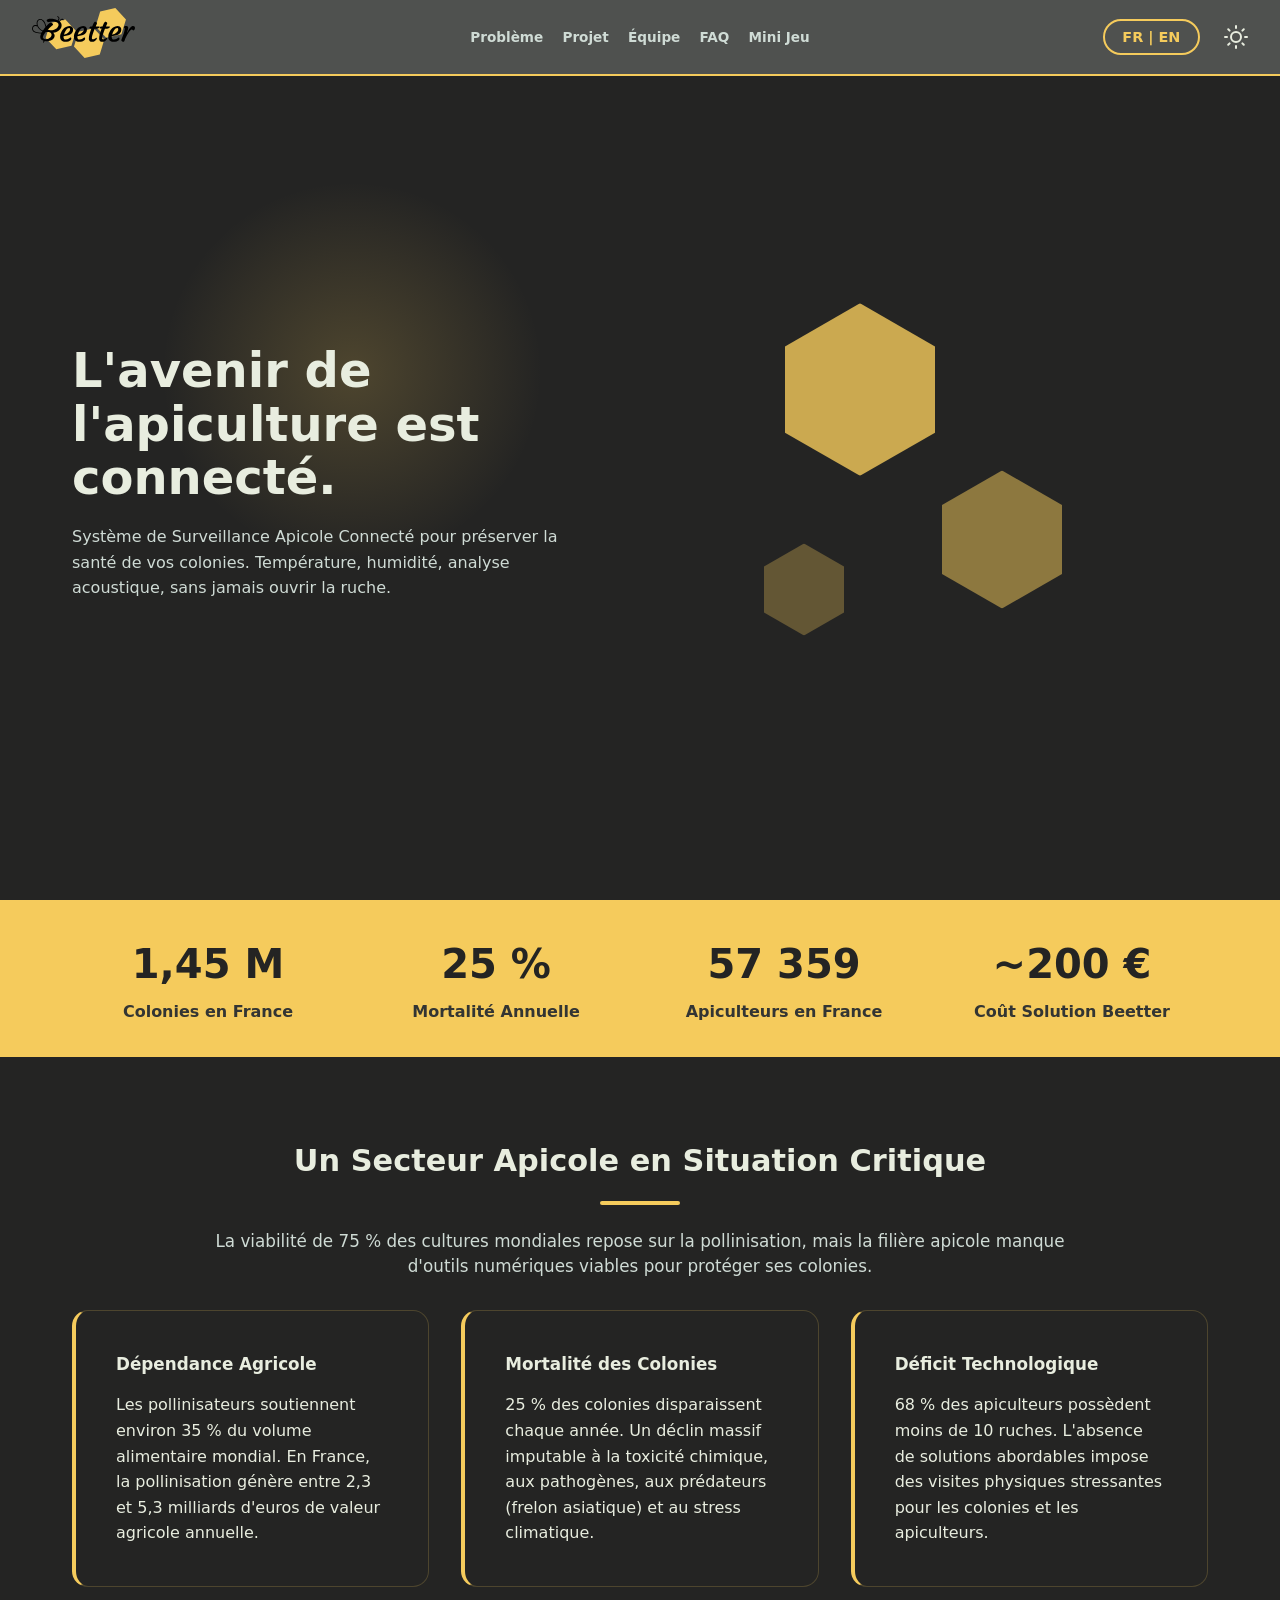
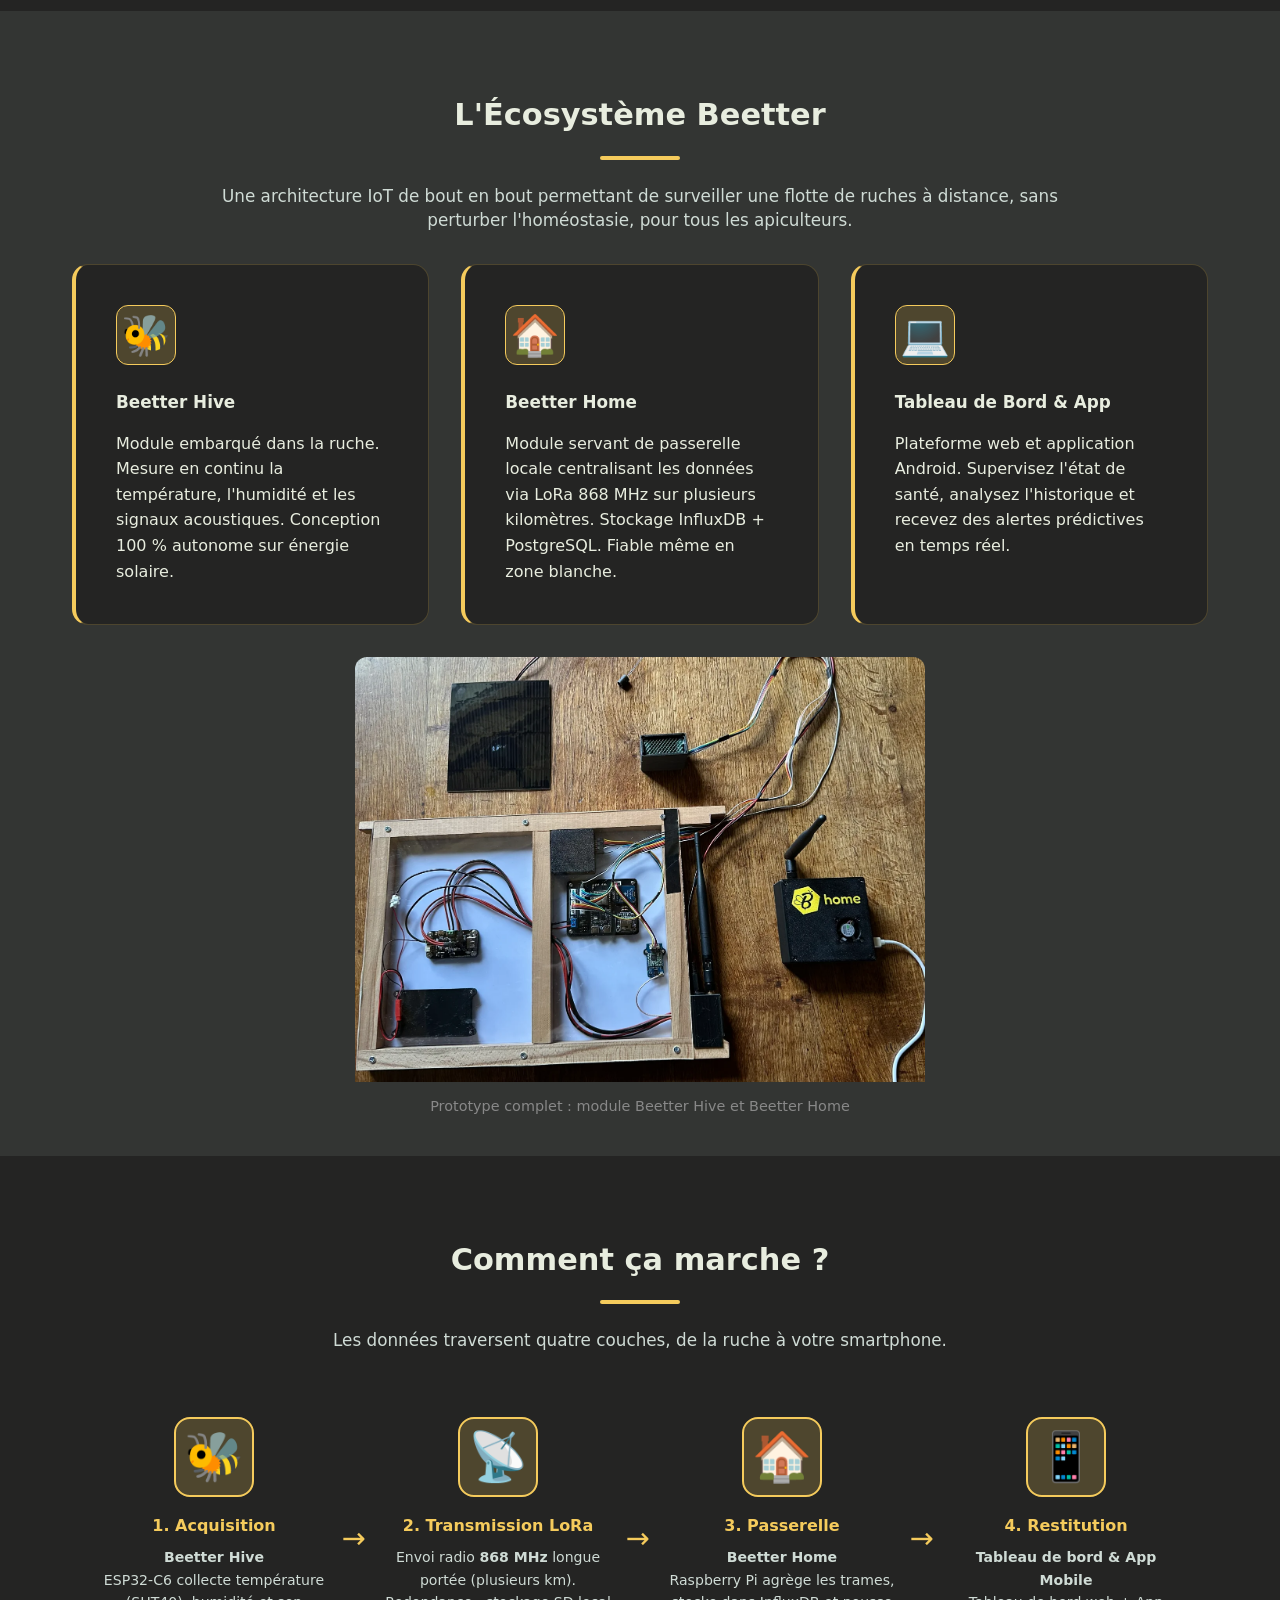
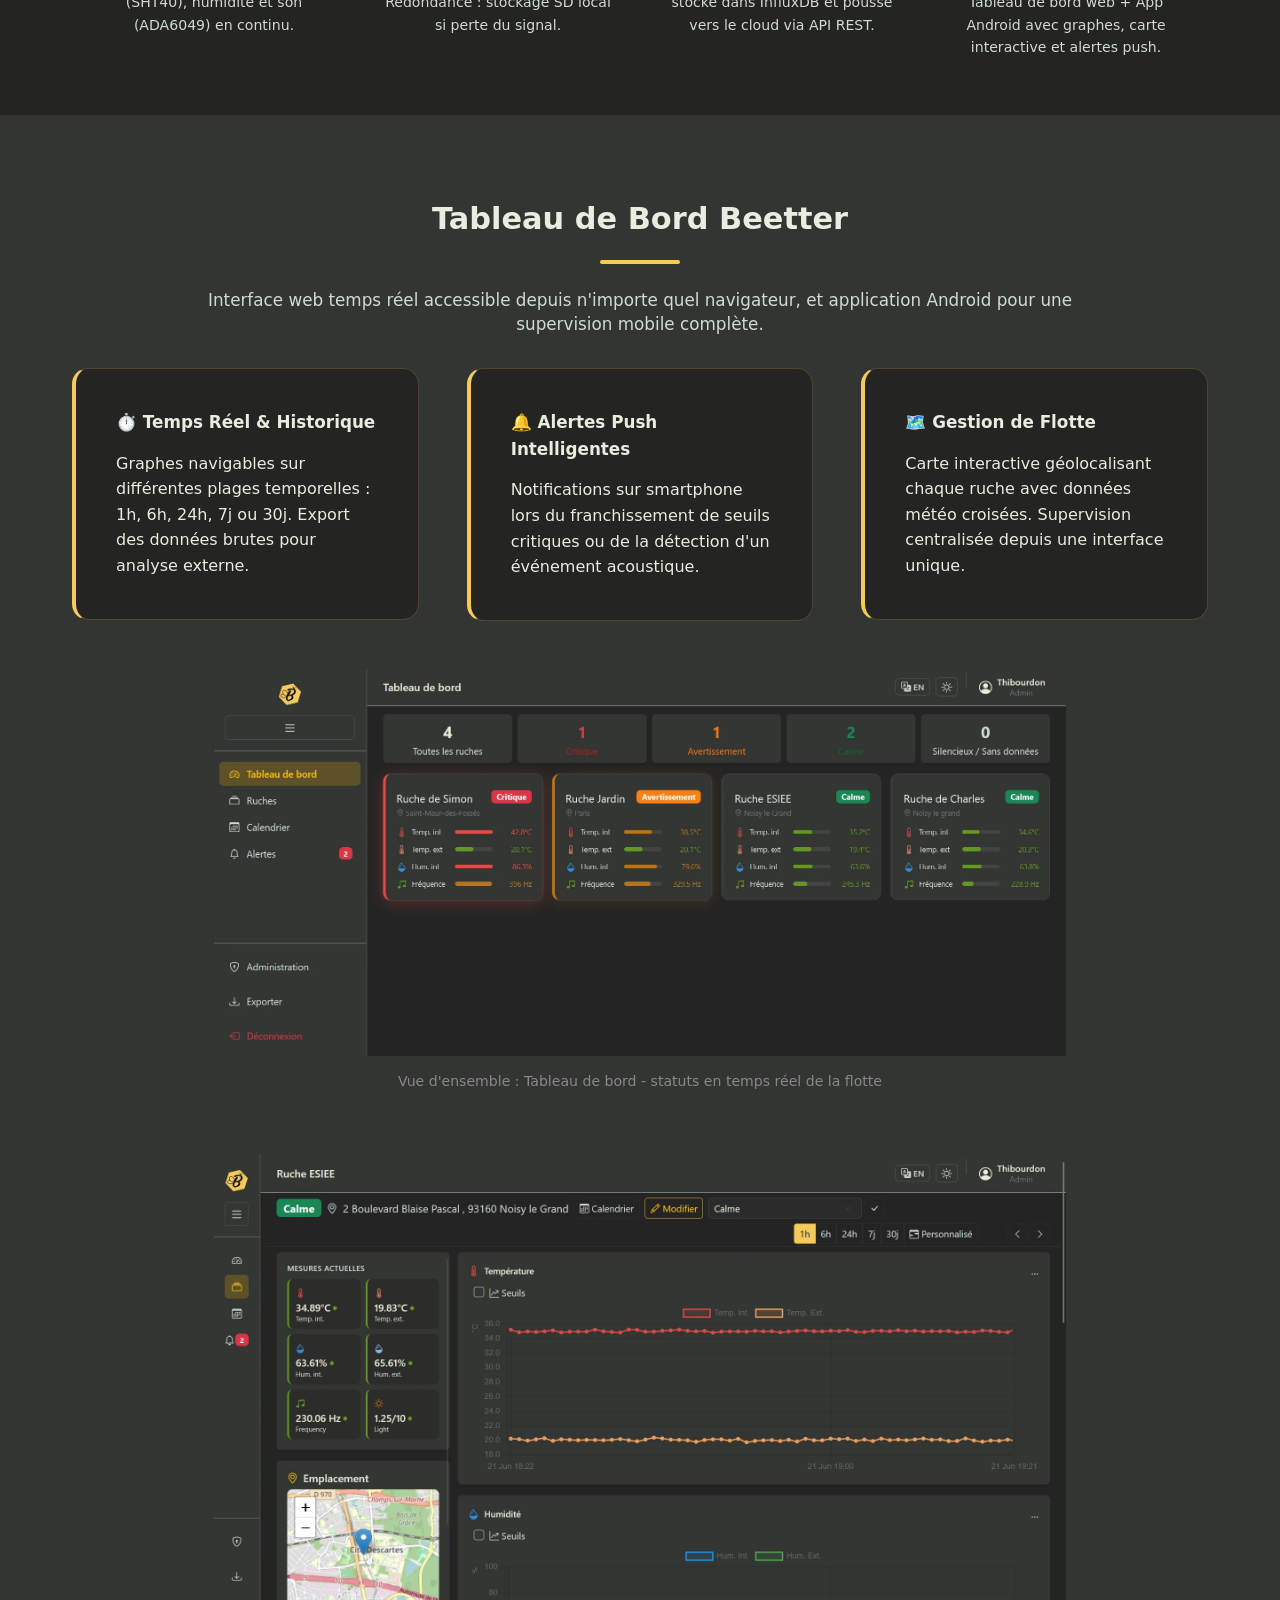
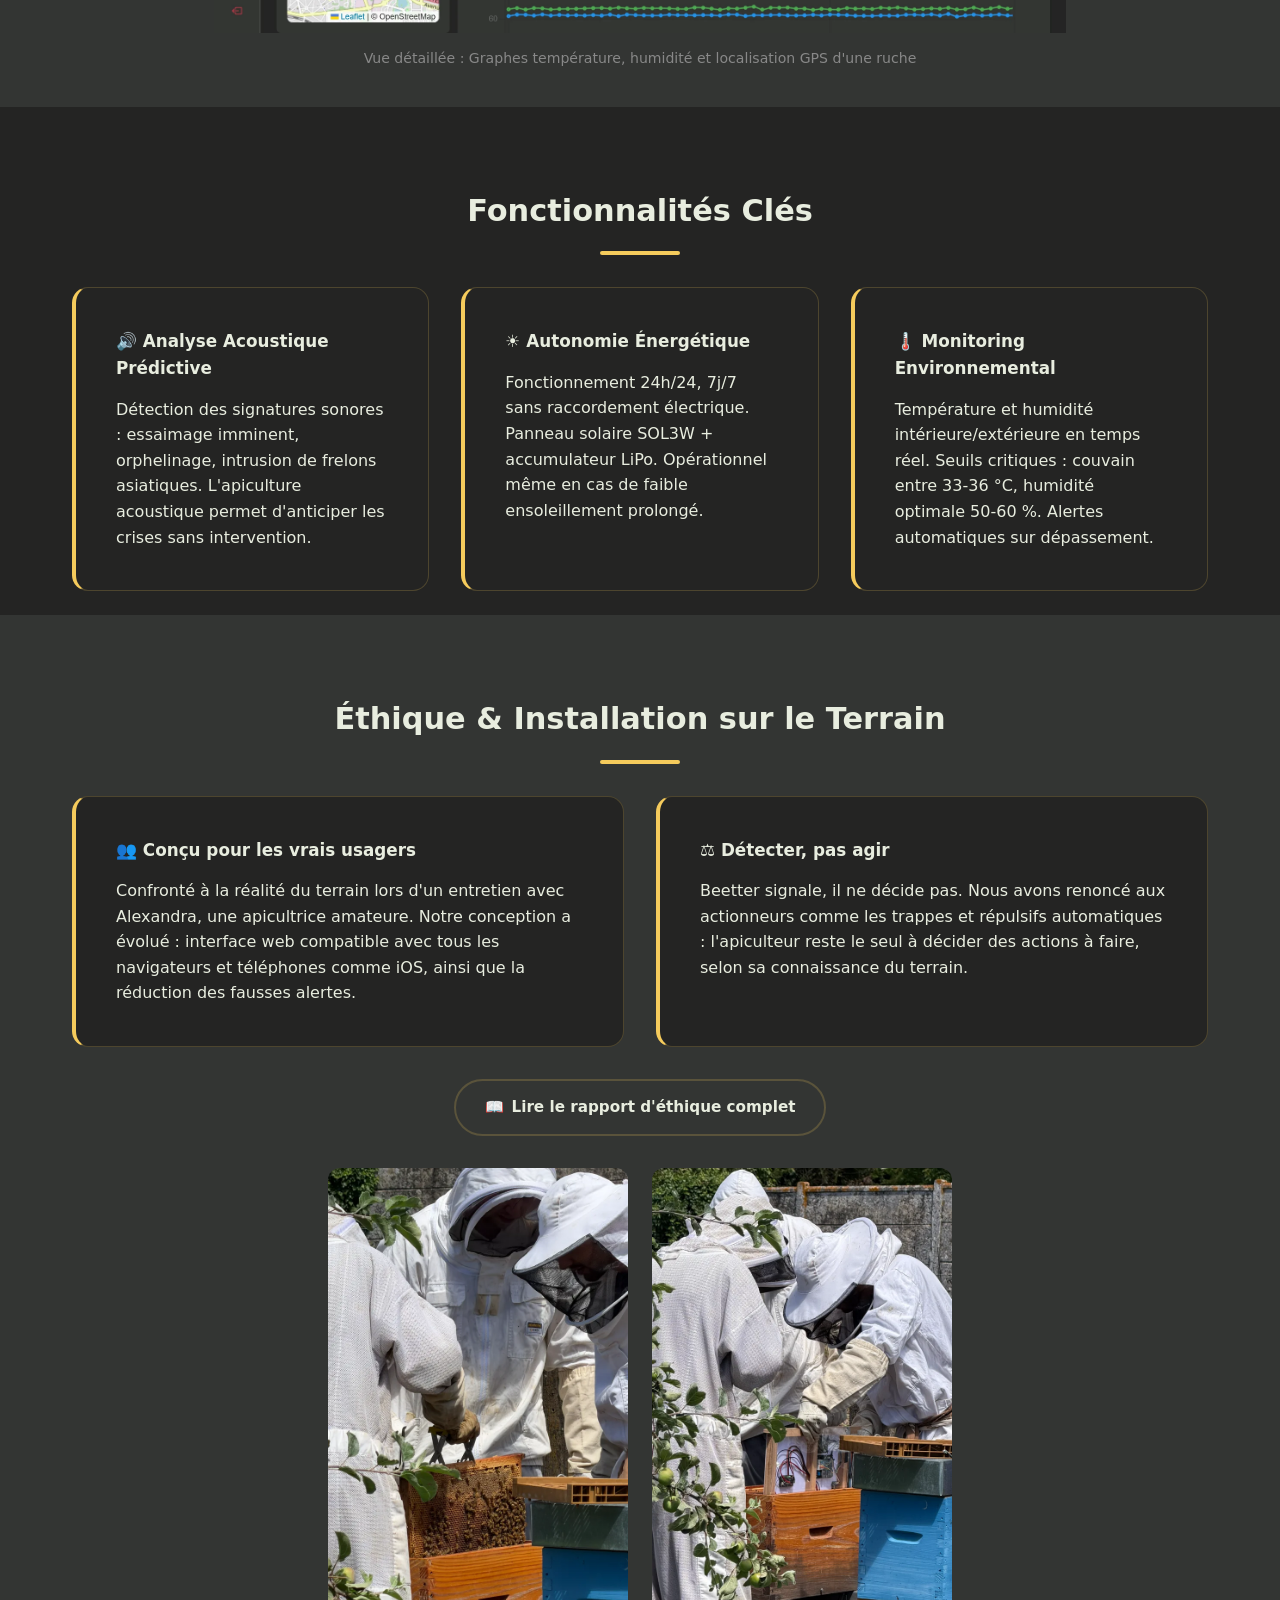
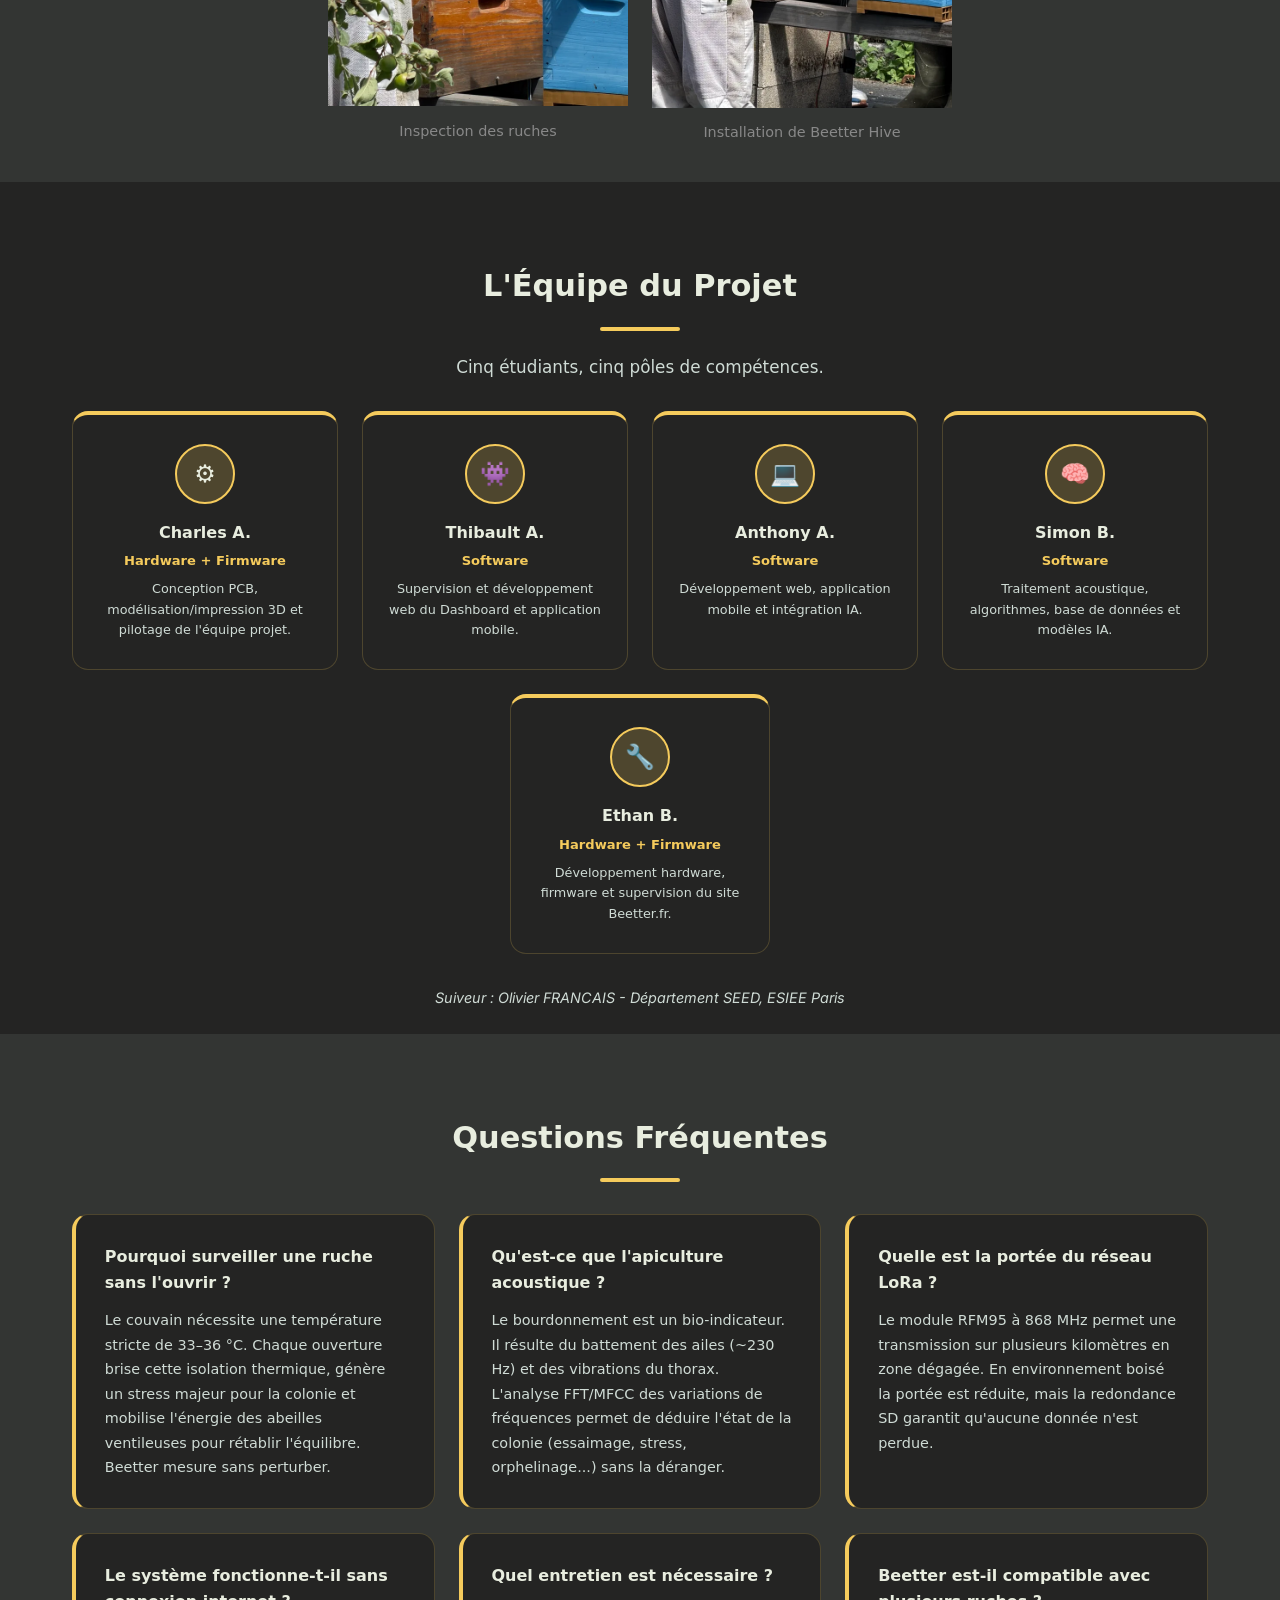
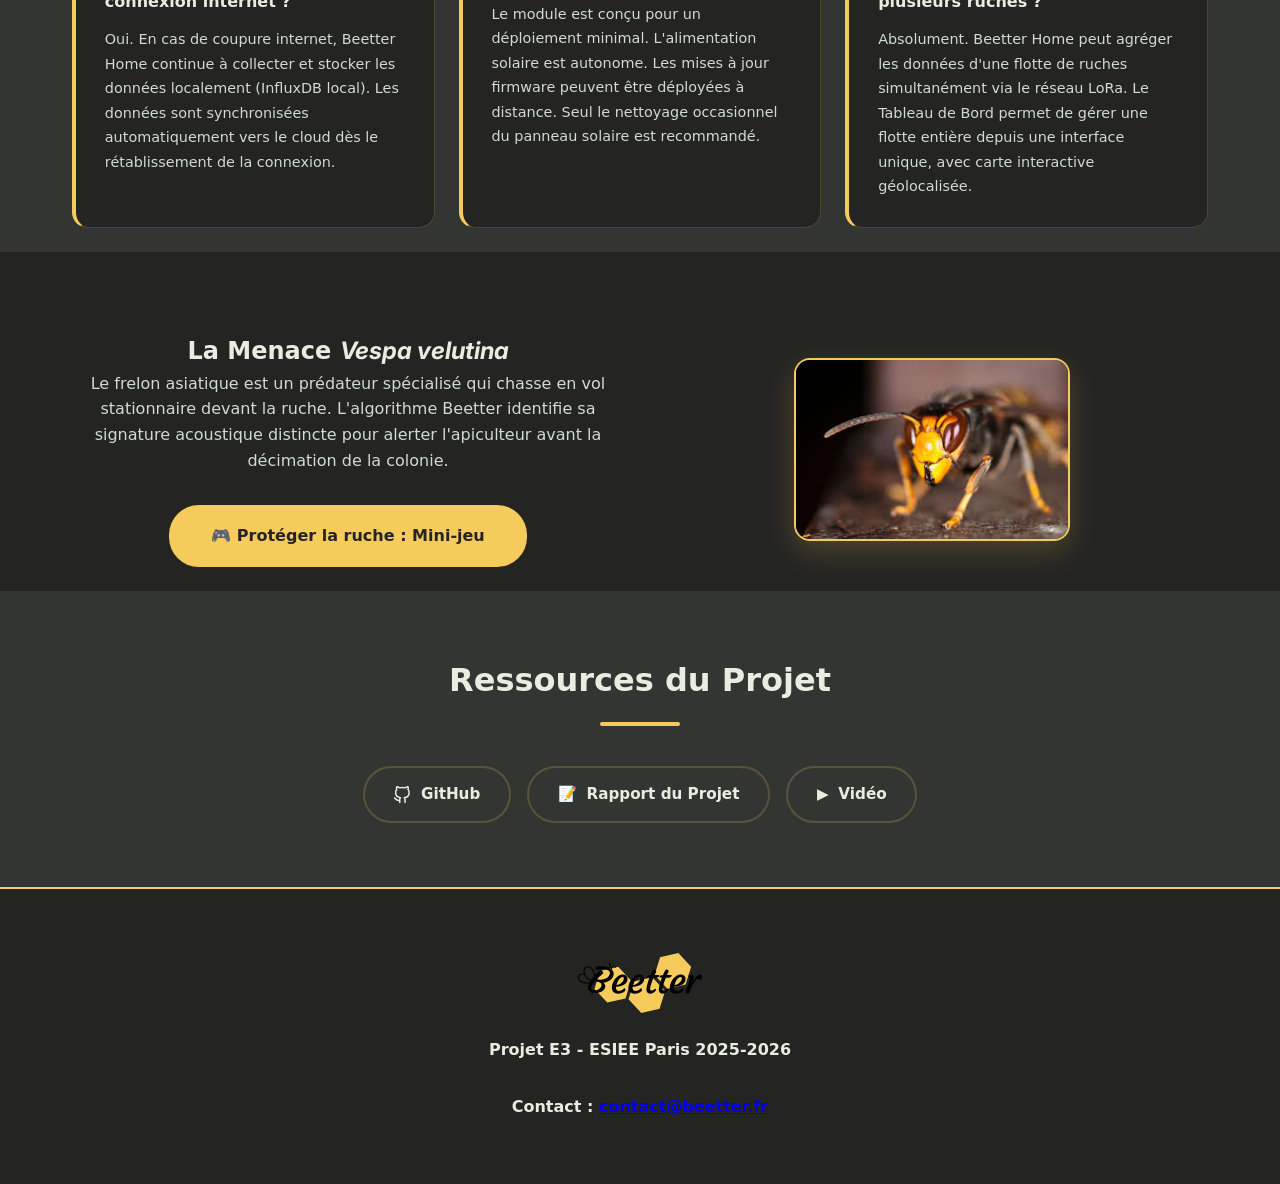
<file: website/index.html>
<!DOCTYPE html>
<html lang="fr">
<!--
    BEETTER — Page d'accueil (index.html)
    ───────────────────────────────────────────────────────────
    Structure du projet :
      /img/            images (logos, screenshots, photos)
      /docs/           PDF (rapports, affiche)
      /js/             scripts JS
        theme-lang.js    thème clair/sombre + langue FR/EN (partagé)
        main.js          menu mobile, fade-in scroll, smooth scroll
      style.css        feuille de style unique du site

    Page uses bilingual spans with lang-specific classes.
    FR/EN content is toggled by updating the root lang attribute.
    ───────────────────────────────────────────────────────────
-->
<head>
    <meta charset="UTF-8">
    <meta name="viewport" content="width=device-width, initial-scale=1.0">

    <!-- SEO -->
    <title>Beetter - Surveillance apicole</title>
    <meta name="description" content="Système de Surveillance Apicole Connecté. Visualisation en temps réel de vos ruches : température, humidité, analyse acoustique prédictive.">

    <!-- Open Graph (partage réseaux sociaux) -->
    <meta property="og:title" content="Beetter - Surveillance apicole">
    <meta property="og:description" content="Système de Surveillance Apicole Connecté pour préserver la santé de vos colonies. Température, humidité, analyse acoustique, sans jamais ouvrir la ruche.">
    <meta property="og:image" content="https://beetter.fr/img/Logo_B.png">
    <meta property="og:url" content="https://beetter.fr">
    <meta property="og:type" content="website">
    <meta name="twitter:card" content="summary_large_image">

    <!-- Favicon -->
    <link rel="icon" type="image/png" href="img/Logo_B.png">

    <!-- Polices : preconnect avant le chargement pour éviter le FOIT sur OVH -->
    <link rel="preconnect" href="https://fonts.googleapis.com">
    <link rel="preconnect" href="https://fonts.gstatic.com" crossorigin>
    <link href="https://fonts.googleapis.com/css2?family=Inter:wght@300;400;600;800&display=swap" rel="stylesheet">

    <!-- CSS local après les polices -->
    <link rel="stylesheet" href="style.css">
</head>
<body>

    <!-- ══════════════════════ INDICATEUR DE SCROLL ══════════════════════ -->
    <!-- Fine barre fixée au tout en haut de l'écran, se remplit selon la progression de lecture (voir main.js). -->
    <div class="scroll-progress-track" aria-hidden="true">
        <div class="scroll-progress-bar" id="scroll-progress-bar"></div>
    </div>

    <!-- ══════════════════════ NAVBAR ══════════════════════ -->
    <!-- Main site navigation with logo, section anchors, language and theme toggles. -->
    <nav class="navbar">
        <a href="#" class="logo">
            <img src="img/Logo_Beetter.svg" width="179" height="87" alt="Logo_Beetter" class="logo-img">
        </a>

        <!-- Scrim overlay (mobile) -->
        <div class="nav-scrim" id="nav-scrim"></div>

        <ul class="nav-links" id="nav-links">
            <li><a href="#contexte" class="lang-fr">Problème</a><a href="#contexte" class="lang-en">Problem</a></li>
            <li><a href="#solution" class="lang-fr">Projet</a><a href="#solution" class="lang-en">Project</a></li>
            <li><a href="#equipe" class="lang-fr">Équipe</a><a href="#equipe" class="lang-en">Team</a></li>
            <li><a href="#faq" class="lang-fr">FAQ</a><a href="#faq" class="lang-en">FAQ</a></li>
            <li><a href="#mini-jeu-section" class="lang-fr">Mini Jeu</a><a href="#mini-jeu-section" class="lang-en">Game</a></li>
        </ul>

        <div class="nav-controls">
            <button id="lang-toggle" class="lang-btn" aria-label="Changer de langue">FR | EN</button>
            <button id="theme-toggle" class="theme-btn" aria-label="Basculer le thème">
                <svg id="moon-icon" xmlns="http://www.w3.org/2000/svg" width="24" height="24" viewBox="0 0 24 24" fill="none" stroke="currentColor" stroke-width="2" stroke-linecap="round" stroke-linejoin="round"><path d="M21 12.79A9 9 0 1 1 11.21 3 7 7 0 0 0 21 12.79z"></path></svg>
                <svg id="sun-icon" xmlns="http://www.w3.org/2000/svg" width="24" height="24" viewBox="0 0 24 24" fill="none" stroke="currentColor" stroke-width="2" stroke-linecap="round" stroke-linejoin="round" class="is-hidden"><circle cx="12" cy="12" r="5"></circle><line x1="12" y1="1" x2="12" y2="3"></line><line x1="12" y1="21" x2="12" y2="23"></line><line x1="4.22" y1="4.22" x2="5.64" y2="5.64"></line><line x1="18.36" y1="18.36" x2="19.78" y2="19.78"></line><line x1="1" y1="12" x2="3" y2="12"></line><line x1="21" y1="12" x2="23" y2="12"></line><line x1="4.22" y1="19.78" x2="5.64" y2="18.36"></line><line x1="18.36" y1="5.64" x2="19.78" y2="4.22"></line></svg>
            </button>
            <button class="hamburger" id="hamburger" aria-label="Ouvrir le menu" aria-expanded="false">
                <span></span><span></span><span></span>
            </button>
        </div>
    </nav>

    <!-- ══════════════════════ HERO ══════════════════════ -->
    <!-- Landing section with the product message and visual hero artwork. -->
    <header class="hero">
        <div class="hero-content">
            <!-- Un seul h1 par page pour le SEO, les deux langues dans des spans -->
            <h1>
                <span class="lang-fr">L'avenir de l'apiculture est connecté.</span>
                <span class="lang-en">The future of beekeeping is connected.</span>
            </h1>
            <p class="lang-fr">Système de Surveillance Apicole Connecté pour préserver la santé de vos colonies. Température, humidité, analyse acoustique, sans jamais ouvrir la ruche.</p>
            <p class="lang-en">Connected Beekeeping Monitoring System to preserve the health of your colonies. Temperature, humidity, acoustic analysis, without ever opening the hive.</p>
        </div>
        <div class="hero-graphic" aria-hidden="true">
            <div class="hexagon hex-1"></div>
            <div class="hexagon hex-2"></div>
            <div class="hexagon hex-3"></div>
        </div>
    </header>

    <!-- ══════════════════════ STATS ══════════════════════ -->
    <section id="contexte" class="stats-banner" aria-label="Chiffres clés">
        <div class="container grid-3">
            <div class="stat-item">
                <p class="stat-value" data-target="1.45" data-suffix=" M" data-decimals="2">1,45 M</p>
                <p class="lang-fr stat-label">Colonies en France</p>
                <p class="lang-en stat-label">Colonies in France</p>
            </div>
            <div class="stat-item">
                <p class="stat-value" data-target="25" data-suffix=" %">25 %</p>
                <p class="lang-fr stat-label">Mortalité Annuelle</p>
                <p class="lang-en stat-label">Annual Mortality</p>
            </div>
            <div class="stat-item">
                <p class="stat-value" data-target="57500" data-suffix="" data-format="space">57 500</p>
                <p class="lang-fr stat-label">Apiculteurs en France</p>
                <p class="lang-en stat-label">Beekeepers in France</p>
            </div>
            <div class="stat-item">
                <p class="stat-value" data-target="200" data-prefix="~" data-suffix=" €">~200 €</p>
                <p class="lang-fr stat-label">Coût Solution Beetter</p>
                <p class="lang-en stat-label">Beetter Solution Cost</p>
            </div>
        </div>
    </section>

    <!-- ══════════════════════ PROBLÈME ══════════════════════ -->
    <section id="problematique" class="section">
        <div class="container">
            <div class="section-header">
                <h2>
                    <span class="lang-fr">Un Secteur Apicole en Situation Critique</span>
                    <span class="lang-en">An Apicultural Sector in Critical Condition</span>
                </h2>
                <div class="divider"></div>
                <p class="subtitle lang-fr">La viabilité de 75 % des cultures mondiales repose sur la pollinisation, mais la filière apicole manque d'outils numériques viables pour protéger ses colonies.</p>
                <p class="subtitle lang-en">The viability of 75% of global crops relies on pollination, yet the beekeeping sector lacks viable digital tools to protect its colonies.</p>
            </div>
            <div class="grid-3">
                <div class="card">
                    <h3 class="lang-fr">Dépendance Agricole</h3>
                    <h3 class="lang-en">Agricultural Dependency</h3>
                    <p class="lang-fr">Les pollinisateurs soutiennent environ 35 % du volume alimentaire mondial. En France, la pollinisation génère entre 2,3 et 5,3 milliards d'euros de valeur agricole annuelle.</p>
                    <p class="lang-en">Pollinators support about 35% of global food volume. In France, pollination generates between 2.3 and 5.3 billion euros in annual agricultural value.</p>
                </div>
                <div class="card">
                    <h3 class="lang-fr">Mortalité des Colonies</h3>
                    <h3 class="lang-en">Colony Mortality</h3>
                    <p class="lang-fr">25 % des colonies disparaissent chaque année. Un déclin massif imputable à la toxicité chimique, aux pathogènes, aux prédateurs (frelon asiatique) et au stress climatique.</p>
                    <p class="lang-en">25% of colonies disappear each year. A massive decline attributable to chemical toxicity, pathogens, predators (Asian hornet), and climatic stress.</p>
                </div>
                <div class="card">
                    <h3 class="lang-fr">Déficit Technologique</h3>
                    <h3 class="lang-en">Technological Deficit</h3>
                    <p class="lang-fr">68 % des apiculteurs possèdent moins de 10 ruches. L'absence de solutions abordables impose des visites physiques stressantes pour les colonies et les apiculteurs.</p>
                    <p class="lang-en">68% of beekeepers own fewer than 10 hives. The lack of affordable solutions forces stressful physical visits for both colonies and beekeepers.</p>
                </div>
            </div>
        </div>
    </section>

    <!-- ══════════════════════ SOLUTION / ÉCOSYSTÈME ══════════════════════ -->
    <section id="solution" class="section bg-alt">
        <div class="container">
            <div class="section-header">
                <h2>
                    <span class="lang-fr">L'Écosystème Beetter</span>
                    <span class="lang-en">The Beetter Ecosystem</span>
                </h2>
                <div class="divider"></div>
                <p class="subtitle lang-fr">Une architecture IoT de bout en bout permettant de surveiller une flotte de ruches à distance, sans perturber l'homéostasie, pour tous les apiculteurs.</p>
                <p class="subtitle lang-en">An end-to-end IoT architecture enabling remote monitoring of a hive fleet, without disrupting homeostasis, for all beekeepers.</p>
            </div>
            <div class="grid-3">
                <div class="feature-box">
                    <div class="feature-icon" aria-hidden="true">🐝</div>
                    <h3>Beetter Hive</h3>
                    <p class="lang-fr">Module embarqué dans la ruche. Mesure en continu la température, l'humidité et les signaux acoustiques. Conception 100 % autonome sur énergie solaire.</p>
                    <p class="lang-en">In-hive embedded module. Continuously measures temperature, humidity, and acoustic signals. 100% autonomous solar-powered design.</p>
                </div>
                <div class="feature-box">
                    <div class="feature-icon" aria-hidden="true">🏠</div>
                    <h3>Beetter Home</h3>
                    <p class="lang-fr">Module servant de passerelle locale centralisant les données via LoRa 868 MHz sur plusieurs kilomètres. Stockage InfluxDB + PostgreSQL. Fiable même en zone blanche.</p>
                    <p class="lang-en">Local gateway centralizing data via LoRa 868 MHz over several kilometers. InfluxDB + PostgreSQL storage. Reliable even in dead zones.</p>
                </div>
                <div class="feature-box">
                    <div class="feature-icon" aria-hidden="true">💻</div>
                    <h3>
                        <span class="lang-fr">Tableau de Bord &amp; App</span>
                        <span class="lang-en">Dashboard &amp; App</span>
                    </h3>
                    <p class="lang-fr">Plateforme web et application Android. Supervisez l'état de santé, analysez l'historique et recevez des alertes prédictives en temps réel.</p>
                    <p class="lang-en">Web platform and Android app. Monitor health status, analyze history, and receive predictive alerts in real time.</p>
                </div>
            </div>


            <div class="installation-gallery">

            <figure class="gallery-item gallery-item--wide">
                    <img src="img/beetter_hive_home.webp" width="1457" height="1085" alt="Prototype Beetter Hive et Beetter Home — carte électronique, panneau solaire et passerelle LoRa" loading="lazy">
                    <figcaption>
                        <span class="lang-fr">Prototype complet : module Beetter Hive et Beetter Home</span>
                        <span class="lang-en">Full prototype: Beetter Hive module and Beetter Home</span>
                    </figcaption>
            </figure>

            </div>


        </div>
    </section>

    <!-- ══════════════════════ COMMENT ÇA MARCHE ══════════════════════ -->
    <section id="comment" class="section">
        <div class="container">
            <div class="section-header">
                <h2>
                    <span class="lang-fr">Comment ça marche ?</span>
                    <span class="lang-en">How does it work?</span>
                </h2>
                <div class="divider"></div>
                <p class="subtitle lang-fr">Les données traversent quatre couches, de la ruche à votre smartphone.</p>
                <p class="subtitle lang-en">Data travels through four layers, from the hive to your smartphone.</p>
            </div>
            <div class="flow-grid">
                <div class="flow-step">
                    <div class="flow-icon" aria-hidden="true">🐝</div>
                    <h4 class="lang-fr">1. Acquisition</h4>
                    <h4 class="lang-en">1. Acquisition</h4>
                    <p class="lang-fr"><strong>Beetter Hive</strong><br>ESP32-C6 collecte température (SHT40), humidité et son (ADA6049) en continu.</p>
                    <p class="lang-en"><strong>Beetter Hive</strong><br>ESP32-C6 continuously collects temperature (SHT40), humidity and sound (ADA6049).</p>
                </div>
                <div class="flow-step">
                    <div class="flow-icon" aria-hidden="true">📡</div>
                    <h4 class="lang-fr">2. Transmission LoRa</h4>
                    <h4 class="lang-en">2. LoRa Transmission</h4>
                    <p class="lang-fr">Envoi radio <strong>868 MHz</strong> longue portée (plusieurs km). Redondance : stockage SD local si perte du signal.</p>
                    <p class="lang-en"><strong>868 MHz</strong> long-range radio (several km). Redundancy: local SD storage if signal is lost.</p>
                </div>
                <div class="flow-step">
                    <div class="flow-icon" aria-hidden="true">🏠</div>
                    <h4 class="lang-fr">3. Passerelle</h4>
                    <h4 class="lang-en">3. Gateway</h4>
                    <p class="lang-fr"><strong>Beetter Home</strong><br>Raspberry Pi agrège les trames, stocke dans InfluxDB et pousse vers le cloud via API REST.</p>
                    <p class="lang-en"><strong>Beetter Home</strong><br>Raspberry Pi aggregates frames, stores in InfluxDB, and pushes to cloud via REST API.</p>
                </div>
                <div class="flow-step">
                    <div class="flow-icon" aria-hidden="true">📱</div>
                    <h4 class="lang-fr">4. Restitution</h4>
                    <h4 class="lang-en">4. Display</h4>
                    <p class="lang-fr"><strong>Tableau de bord &amp; App Mobile</strong><br>Tableau de bord web + App Android avec graphes, carte interactive et alertes push.</p>
                    <p class="lang-en"><strong>Dashboard &amp; App</strong><br>Web dashboard + Android app with graphs, interactive map, and push alerts.</p>
                </div>
            </div>
        </div>
    </section>

    <!-- ══════════════════════ DASHBOARD PREVIEW ══════════════════════ -->
    <section id="dashboard" class="section bg-alt">
        <div class="container">
            <div class="section-header">
                <h2>
                    <span class="lang-fr">Tableau de Bord Beetter</span>
                    <span class="lang-en">Beetter Dashboard</span>
                </h2>
                <div class="divider"></div>
                <p class="subtitle lang-fr">Interface web temps réel accessible depuis n'importe quel navigateur, et application Android pour une supervision mobile complète.</p>
                <p class="subtitle lang-en">Real-time web interface accessible from any browser, and Android app for complete mobile supervision.</p>
            </div>
            <div class="grid-2 dashboard-features">
                <div class="tech-item">
                    <h3 class="lang-fr">⏱️ Temps Réel &amp; Historique</h3>
                    <h3 class="lang-en">⏱️ Real-Time &amp; History</h3>
                    <p class="lang-fr">Graphes navigables sur différentes plages temporelles : 1h, 6h, 24h, 7j ou 30j. Export des données brutes pour analyse externe.</p>
                    <p class="lang-en">Navigable graphs over different time ranges : 1h, 6h, 24h, 7d, or 30d. Raw data export for external analysis.</p>
                </div>
                <div class="tech-item">
                    <h3 class="lang-fr">🔔 Alertes Push Intelligentes</h3>
                    <h3 class="lang-en">🔔 Smart Push Alerts</h3>
                    <p class="lang-fr">Notifications sur smartphone lors du franchissement de seuils critiques ou de la détection d'un événement acoustique.</p>
                    <p class="lang-en">Smartphone notifications when critical thresholds are crossed or an acoustic event is detected.</p>
                </div>
                <div class="tech-item">
                    <h3 class="lang-fr">🗺️ Gestion de Flotte</h3>
                    <h3 class="lang-en">🗺️ Fleet Management</h3>
                    <p class="lang-fr">Carte interactive géolocalisant chaque ruche avec données météo croisées. Supervision centralisée depuis une interface unique.</p>
                    <p class="lang-en">Interactive map geolocating each hive with cross-referenced weather data. Centralized supervision from a single interface.</p>
                </div>
            </div>

            <!-- ── Captures d'écran du tableau de bord ── -->
            <div class="dashboard-gallery dashboard-gallery--spaced">

                <!-- Vue Tableau de bord principal -->
                <figure class="gallery-item gallery-item--wide lang-fr">
                    <img src="img/dash1fr.webp" width="1920" height="873" alt="Tableau de bord Beetter — vue d'ensemble des ruches avec statuts Critique, Avertissement et Calme" loading="lazy">
                    <figcaption>Vue d'ensemble : Tableau de bord - statuts en temps réel de la flotte</figcaption>
                </figure>
                <figure class="gallery-item gallery-item--wide lang-en">
                    <img src="img/dash1en.webp" width="1920" height="1080" alt="Beetter Dashboard — fleet overview with Critical, Warning, and Calm status" loading="lazy">
                    <figcaption>Overview : Dashboard - real-time fleet status</figcaption>
                </figure>

                <!-- Vue détail d'une ruche -->
                <figure class="gallery-item gallery-item--wide gallery-item--detail lang-fr">
                    <img src="img/dash2fr.webp" width="1920" height="1080" alt="Détail d'une ruche Beetter — graphes température et humidité, carte de localisation" loading="lazy">
                    <figcaption>Vue détaillée : Graphes température, humidité et localisation GPS d'une ruche</figcaption>
                </figure>
                <figure class="gallery-item gallery-item--wide gallery-item--detail lang-en">
                    <img src="img/dash2en.webp" width="1920" height="1080" alt="Beetter hive detail — temperature and humidity charts, location map" loading="lazy">
                    <figcaption>Detail view : Temperature &amp; humidity charts and GPS location of a hive</figcaption>
                </figure>

            </div>
        </div>
    </section>

    <!-- ══════════════════════ FONCTIONNALITÉS ══════════════════════ -->
    <section id="technologie" class="section">
        <div class="container">
            <div class="section-header">
                <h2>
                    <span class="lang-fr">Fonctionnalités Clés</span>
                    <span class="lang-en">Key Features</span>
                </h2>
                <div class="divider"></div>
            </div>
            <div class="grid-2">
                <div class="tech-item">
                    <h3 class="lang-fr">🔊 Analyse Acoustique Prédictive</h3>
                    <h3 class="lang-en">🔊 Predictive Acoustic Analysis</h3>
                    <p class="lang-fr">Détection des signatures sonores : essaimage imminent, orphelinage, intrusion de frelons asiatiques. L'apiculture acoustique permet d'anticiper les crises sans intervention.</p>
                    <p class="lang-en">Detection of sound signatures: imminent swarming, queenless colony, Asian hornet intrusion. Acoustic beekeeping enables anticipating crises without intervention.</p>
                </div>
                <div class="tech-item">
                    <h3 class="lang-fr">☀️ Autonomie Énergétique</h3>
                    <h3 class="lang-en">☀️ Energy Autonomy</h3>
                    <p class="lang-fr">Fonctionnement 24h/24, 7j/7 sans raccordement électrique. Panneau solaire SOL3W + accumulateur LiPo. Opérationnel même en cas de faible ensoleillement prolongé.</p>
                    <p class="lang-en">24/7 operation without electrical connection. SOL3W solar panel + LiPo battery. Operational even during prolonged low sunlight.</p>
                </div>
                <div class="tech-item">
                    <h3 class="lang-fr">🌡️ Monitoring Environnemental</h3>
                    <h3 class="lang-en">🌡️ Environmental Monitoring</h3>
                    <p class="lang-fr">Température et humidité intérieure/extérieure en temps réel. Seuils critiques : couvain entre 33-36 °C, humidité optimale 50-60 %. Alertes automatiques sur dépassement.</p>
                    <p class="lang-en">Real-time interior/exterior temperature and humidity. Critical thresholds: brood between 33-36°C, optimal humidity 50-60%. Automatic alerts on threshold breach.</p>
                </div>
            </div>
        </div>
    </section>

    <!-- ══════════════════════ ÉTHIQUE ══════════════════════ -->
    <section id="ethique" class="section bg-alt">
        <div class="container">
            <div class="section-header">
                <h2>
                    <span class="lang-fr">Éthique & Installation sur le Terrain</span>
                    <span class="lang-en">Ethics & Field Installation</span>
                </h2>
                <div class="divider"></div>
            </div>
            <div class="grid-2">
                <div class="card">
                    <h3 class="lang-fr">👥 Conçu pour les vrais usagers</h3>
                    <h3 class="lang-en">👥 Designed for Real Users</h3>
                    <p class="lang-fr">Confronté à la réalité du terrain lors d'un entretien avec Alexandra, une apicultrice amateure. Notre conception a évolué : interface web compatible avec tous les navigateurs et téléphones comme iOS, ainsi que la réduction des fausses alertes.</p>
                    <p class="lang-en">Challenged by field reality through an interview with Alexandra, an amateur beekeeper. Our design evolved : web interface compatible with all browsers and mobile devices, as well as reducing false alarms.</p>
                </div>
                <div class="card">
                    <h3 class="lang-fr">⚖️ Détecter, pas agir</h3>
                    <h3 class="lang-en">⚖️ Detect, Not Act</h3>
                    <p class="lang-fr">Beetter signale, il ne décide pas. Nous avons renoncé aux actionneurs comme les trappes et répulsifs automatiques : l'apiculteur reste le seul à décider des actions à faire, selon sa connaissance du terrain.</p>
                    <p class="lang-en">Beetter provides alerts, it does not make decisions. We have opted out of using devices such as automatic hive covers and repellents : the beekeeper remains the sole decision-maker regarding what actions to take, based on their knowledge of the site.</p>
                </div>
            </div>
            <p class="ethics-report-link">
                <a href="docs/Rapport_Ethique_BERDUGO_AZZA_AGUEH_AUCOUTURIER_BOURGOIS.pdf" target="_blank" rel="noopener noreferrer" class="resource-btn resource-btn-secondary resource-btn--centered">
                    <span aria-hidden="true">📖</span>
                    <span class="lang-fr">Lire le rapport d'éthique complet</span>
                    <span class="lang-en">Read the full ethics report</span>
                </a>
            </p>
        </div>

        <div class="container">
        <div class="installation-gallery">
                <figure class="gallery-item">
                    <img src="img/installation_1.webp" width="698" height="1252" alt="Apiculteurs inspectant les ruches lors de l'installation du module Beetter" loading="lazy">
                    <figcaption>
                        <span class="lang-fr">Inspection des ruches </span>
                        <span class="lang-en">Hive inspection</span>
                    </figcaption>
                </figure>
                <figure class="gallery-item">
                    <img src="img/installation_2.webp" width="696" height="1252" alt="Installation électronique du module Beetter Hive dans la ruche" loading="lazy">
                    <figcaption>
                        <span class="lang-fr">Installation de Beetter Hive</span>
                        <span class="lang-en">Beetter Hive installation</span>
                    </figcaption>
                </figure>

        </div>
        </div>
    </section>


    <!-- ══════════════════════ ÉQUIPE ══════════════════════ -->
    <section id="equipe" class="section">
        <div class="container">
            <div class="section-header">
                <h2>
                    <span class="lang-fr">L'Équipe du Projet</span>
                    <span class="lang-en">The Project Team</span>
                </h2>
                <div class="divider"></div>
                <p class="subtitle lang-fr">Cinq étudiants, cinq pôles de compétences.</p>
                <p class="subtitle lang-en">Five students, five areas of expertise.</p>
            </div>
            <div class="team-grid">
                <div class="team-card">
                    <div class="team-avatar" aria-hidden="true">⚙️</div>
                    <div class="team-name">Charles A.</div>
                    <div class="team-role lang-fr">Hardware + Firmware</div>
                    <div class="team-role lang-en">Hardware + Firmware</div>
                    <div class="team-desc lang-fr">Conception PCB, modélisation/impression 3D et pilotage de l'équipe projet.</div>
                    <div class="team-desc lang-en">PCB design and 3D modeling/printing and project team leadership.</div>
                </div>
                <div class="team-card">
                    <div class="team-avatar" aria-hidden="true">👾</div>
                    <div class="team-name">Thibault A.</div>
                    <div class="team-role lang-fr">Software</div>
                    <div class="team-role lang-en">Software</div>
                    <div class="team-desc lang-fr">Supervision et développement web du Dashboard et application mobile.</div>
                    <div class="team-desc lang-en">Dashboard Oversight and Web Development and mobile applications.</div>
                </div>
                <div class="team-card">
                    <div class="team-avatar" aria-hidden="true">💻</div>
                    <div class="team-name">Anthony A.</div>
                    <div class="team-role lang-fr">Software</div>
                    <div class="team-role lang-en">Software</div>
                    <div class="team-desc lang-fr">Développement web, application mobile et intégration IA.</div>
                    <div class="team-desc lang-en">Web, mobile app development and AI integration.</div>
                </div>
                <div class="team-card">
                    <div class="team-avatar" aria-hidden="true">🧠</div>
                    <div class="team-name">Simon B.</div>
                    <div class="team-role lang-fr">Software</div>
                    <div class="team-role lang-en">Software</div>
                    <div class="team-desc lang-fr">Traitement acoustique, algorithmes, base de données et modèles IA.</div>
                    <div class="team-desc lang-en">Acoustic processing, algorithms, database and AI models.</div>
                </div>
                <div class="team-card">
                    <div class="team-avatar" aria-hidden="true">🔧</div>
                    <div class="team-name">Ethan B.</div>
                    <div class="team-role lang-fr">Hardware + Firmware</div>
                    <div class="team-role lang-en">Hardware + Firmware</div>
                    <div class="team-desc lang-fr">Développement hardware, firmware et supervision du site Beetter.fr.</div>
                    <div class="team-desc lang-en">Hardware and firmware development with Beetter.fr oversight.</div>
                </div>
            </div>
            <p class="footer-supervisor">
                    <em class="lang-fr">Suiveur : Olivier FRANCAIS - Département SEED, ESIEE Paris</em>
                    <em class="lang-en">Supervisor: Olivier FRANCAIS - SEED Department, ESIEE Paris</em>
            </p>
        </div>
    </section>

    <!-- ══════════════════════ FAQ ══════════════════════ -->
    <section id="faq" class="section bg-alt">
        <div class="container">
            <div class="section-header">
                <h2>
                    <span class="lang-fr">Questions Fréquentes</span>
                    <span class="lang-en">Frequently Asked Questions</span>
                </h2>
                <div class="divider"></div>
            </div>
            <div class="faq-grid">
                <div class="faq-item">
                    <div class="faq-q lang-fr">Pourquoi surveiller une ruche sans l'ouvrir ?</div>
                    <div class="faq-q lang-en">Why monitor a hive without opening it?</div>
                    <div class="faq-a lang-fr">Le couvain nécessite une température stricte de 33–36 °C. Chaque ouverture brise cette isolation thermique, génère un stress majeur pour la colonie et mobilise l'énergie des abeilles ventileuses pour rétablir l'équilibre. Beetter mesure sans perturber.</div>
                    <div class="faq-a lang-en">The brood requires a strict temperature of 33–36°C. Every opening breaks this thermal isolation, causes major stress to the colony and mobilizes the energy of fanning bees to restore balance. Beetter measures without disturbing.</div>
                </div>
                <div class="faq-item">
                    <div class="faq-q lang-fr">Qu'est-ce que l'apiculture acoustique ?</div>
                    <div class="faq-q lang-en">What is acoustic beekeeping?</div>
                    <div class="faq-a lang-fr">Le bourdonnement est un bio-indicateur. Il résulte du battement des ailes (~230 Hz) et des vibrations du thorax. L'analyse FFT/MFCC des variations de fréquences permet de déduire l'état de la colonie (essaimage, stress, orphelinage...) sans la déranger.</div>
                    <div class="faq-a lang-en">Buzzing is a bio-indicator. It results from wing beats (~230 Hz) and thorax vibrations. FFT/MFCC analysis of frequency variations enables deducing the colony state (swarming, stress, queenlessness...) without disturbing it.</div>
                </div>
                <div class="faq-item">
                    <div class="faq-q lang-fr">Quelle est la portée du réseau LoRa ?</div>
                    <div class="faq-q lang-en">What is the LoRa network range?</div>
                    <div class="faq-a lang-fr">Le module RFM95 à 868 MHz permet une transmission sur plusieurs kilomètres en zone dégagée. En environnement boisé la portée est réduite, mais la redondance SD garantit qu'aucune donnée n'est perdue.</div>
                    <div class="faq-a lang-en">The RFM95 module at 868 MHz enables transmission over several kilometers in open areas. Range is reduced in wooded environments, but SD redundancy ensures no data is lost.</div>
                </div>
                <div class="faq-item">
                    <div class="faq-q lang-fr">Le système fonctionne-t-il sans connexion internet ?</div>
                    <div class="faq-q lang-en">Does the system work without internet connection?</div>
                    <div class="faq-a lang-fr">Oui. En cas de coupure internet, Beetter Home continue à collecter et stocker les données localement (InfluxDB local). Les données sont synchronisées automatiquement vers le cloud dès le rétablissement de la connexion.</div>
                    <div class="faq-a lang-en">Yes. In case of internet outage, Beetter Home continues to collect and store data locally (local InfluxDB). Data is automatically synced to the cloud once the connection is restored.</div>
                </div>
                <div class="faq-item">
                    <div class="faq-q lang-fr">Quel entretien est nécessaire ?</div>
                    <div class="faq-q lang-en">What maintenance is required?</div>
                    <div class="faq-a lang-fr">Le module est conçu pour un déploiement minimal. L'alimentation solaire est autonome. Les mises à jour firmware peuvent être déployées à distance. Seul le nettoyage occasionnel du panneau solaire est recommandé.</div>
                    <div class="faq-a lang-en">The module is designed for minimal deployment. Solar power is autonomous. Firmware updates can be deployed remotely. Only occasional cleaning of the solar panel is recommended.</div>
                </div>
                <div class="faq-item">
                    <div class="faq-q lang-fr">Beetter est-il compatible avec plusieurs ruches ?</div>
                    <div class="faq-q lang-en">Is Beetter compatible with multiple hives?</div>
                    <div class="faq-a lang-fr">Absolument. Beetter Home peut agréger les données d'une flotte de ruches simultanément via le réseau LoRa. Le Tableau de Bord permet de gérer une flotte entière depuis une interface unique, avec carte interactive géolocalisée.</div>
                    <div class="faq-a lang-en">Absolutely. Beetter Home can collect data from a fleet of hives simultaneously via the LoRa network. The dashboard allows managing an entire fleet from a single interface, with a geolocated interactive map.</div>
                </div>
            </div>
        </div>
    </section>

    <!-- ══════════════════════ VESPA VELUTINA ══════════════════════ -->
    <section id="mini-jeu-section" class="section">
        <div class="container">
            <div class="grid-2 vespa-grid">
                <div class="game-content">
                    <h2>
                        <span class="lang-fr">La Menace <em>Vespa velutina</em></span>
                        <span class="lang-en">The <em>Vespa velutina</em> Threat</span>
                    </h2>
                    <p class="lang-fr vespa-desc">
                        Le frelon asiatique est un prédateur spécialisé qui chasse en vol stationnaire devant la ruche. L'algorithme Beetter identifie sa signature acoustique distincte pour alerter l'apiculteur avant la décimation de la colonie.
                    </p>
                    <p class="lang-en vespa-desc">
                        The Asian hornet is a specialized predator that hunts in a hover flight in front of the hive. The Beetter algorithm identifies its distinct acoustic signature to alert the beekeeper before the colony is decimated.
                    </p>
                    <a href="mini-jeu.html" class="cta-button lang-fr">🎮 Protéger la ruche : Mini-jeu</a>
                    <a href="mini-jeu.html" class="cta-button lang-en">🎮 Protect the Hive: Mini-game</a>
                </div>
                <div class="game-image">
                    <img src="img/vespa_velutina.jpg" width="276" height="183" alt="Frelon asiatique - Vespa velutina" class="vespa-img">
                </div>
            </div>
        </div>
    </section>

    <!-- ══════════════════════ RESSOURCES ══════════════════════ -->
    <section class="section bg-alt resources-section">
        <div class="container resources-container">
            <h2 class="resources-title">
                <span class="lang-fr">Ressources du Projet</span>
                <span class="lang-en">Project Resources</span>
            </h2>
            <div class="divider"></div>
            <div class="resources-row">
                <a href="https://github.com/Charlox29/Beetter" target="_blank" rel="noopener noreferrer" class="resource-btn resource-btn-secondary">
                    <svg xmlns="http://www.w3.org/2000/svg" width="18" height="18" viewBox="0 0 24 24" fill="none" stroke="currentColor" stroke-width="2" stroke-linecap="round" stroke-linejoin="round" aria-hidden="true"><path d="M9 19c-5 1.5-5-2.5-7-3m14 6v-3.87a3.37 3.37 0 0 0-.94-2.61c3.14-.35 6.44-1.54 6.44-7A5.44 5.44 0 0 0 20 4.77 5.07 5.07 0 0 0 19.91 1S18.73.65 16 2.48a13.38 13.38 0 0 0-7 0C6.27.65 5.09 1 5.09 1A5.07 5.07 0 0 0 5 4.77a5.44 5.44 0 0 0-1.5 3.78c0 5.42 3.3 6.61 6.44 7A3.37 3.37 0 0 0 9 18.13V22"></path></svg>
                    GitHub
                </a>
                <a href="docs/Rapport_Beetter.pdf" target="_blank" rel="noopener noreferrer" class="resource-btn resource-btn-secondary">
                    <span aria-hidden="true">📝</span>
                    <span class="lang-fr">Rapport du Projet</span>
                    <span class="lang-en">Project Report</span>
                </a>

                <a href="https://www.youtube.com/watch?v=NE_tEkQl7Ec" target="_blank" rel="noopener noreferrer" class="resource-btn resource-btn-secondary">
                    <span aria-hidden="true">▶️</span>
                    <span class="lang-fr">Vidéo</span>
                    <span class="lang-en">Video</span>
                </a>
            </div>
        </div>
    </section>

    <!-- ══════════════════════ FOOTER ══════════════════════ -->
    <footer>
        <div class="container footer-content">
            <div class="footer-logo">
                <img src="img/Logo_Beetter.svg" width="179" height="87" alt="Logo_Beetter" class="logo-img-footer">
            </div>
            <p class="lang-fr">Projet E3 - ESIEE Paris 2025-2026</p>
            <p class="lang-en">E3 Project - ESIEE Paris 2025-2026</p>

            <p class="lang-fr">Contact : <a href="mailto:contact@beetter.fr">contact@beetter.fr</a></p>
            <p class="lang-en">Contact : <a href="mailto:contact@beetter.fr">contact@beetter.fr</a></p>

        </div>
    </footer>

    <script src="js/theme-lang.js"></script>
    <script src="js/main.js"></script>
</body>
</html>
</file>
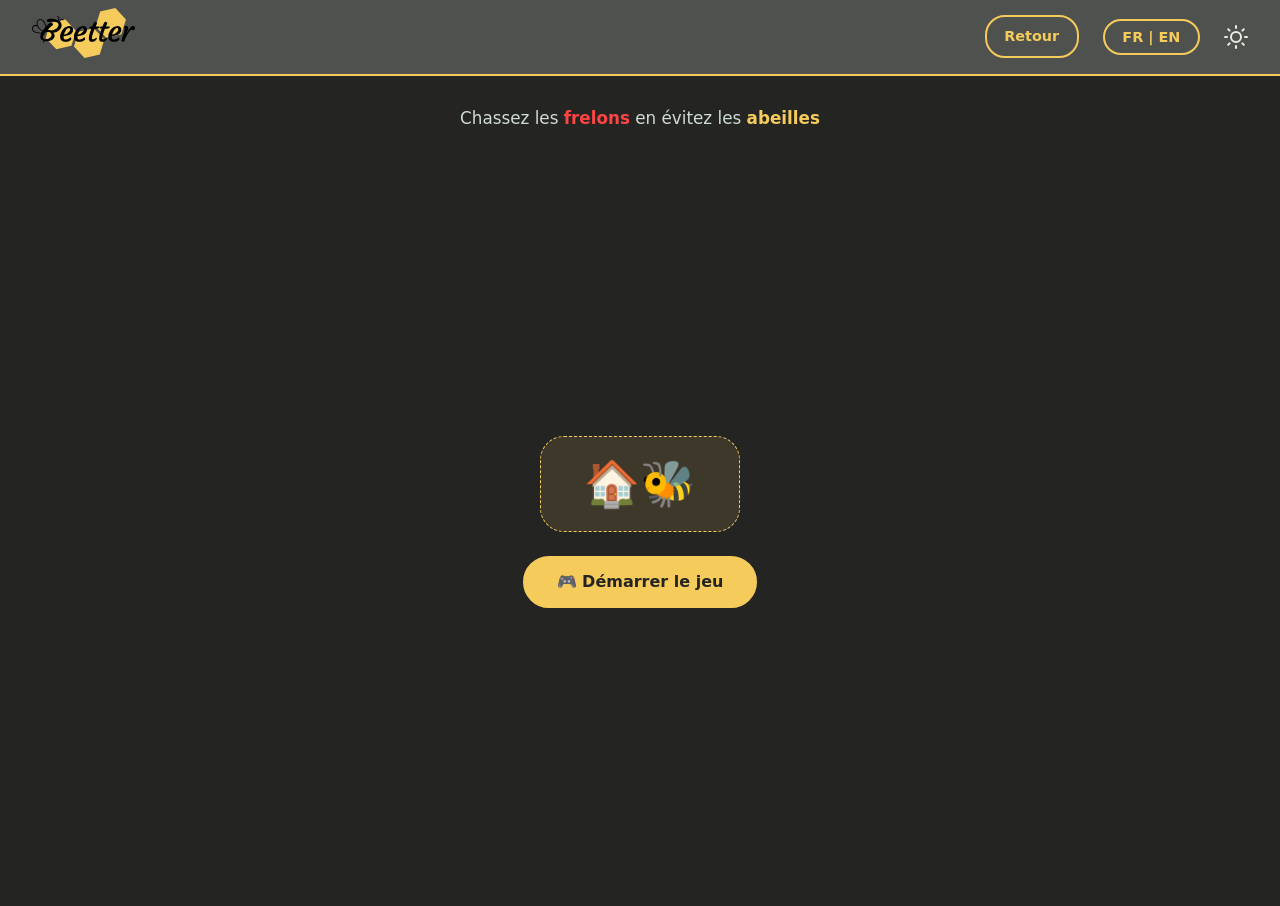
<file: website/mini-jeu.html>
<!DOCTYPE html>
<html lang="fr">
<!--
    BEETTER — Mini-jeu "Chassez les frelons" (mini-jeu.html)
    ───────────────────────────────────────────────────────────
    Voir index.html pour le détail de l'arborescence du projet.
    Scripts utilisés ici :
      js/theme-lang.js   thème clair/sombre + langue FR/EN (partagé)
      js/mini-jeu.js     logique du jeu (spawn, score, game over)
    ───────────────────────────────────────────────────────────
-->
<head>
    <meta charset="UTF-8">
    <meta name="viewport" content="width=device-width, initial-scale=1.0">
    <title>Mini-jeu Beetter</title>

    <link rel="icon" type="image/png" sizes="32x32" href="img/Logo_B.png">
    <link rel="preconnect" href="https://fonts.googleapis.com">
    <link rel="preconnect" href="https://fonts.gstatic.com" crossorigin>
    <link href="https://fonts.googleapis.com/css2?family=Inter:wght@300;400;600;800&display=swap" rel="stylesheet">
    <link rel="stylesheet" href="style.css">
</head>
<body class="no-scroll">

    <nav class="navbar">
        <div class="logo">
            <a href="index.html"><img src="img/Logo_Beetter.svg" alt="Logo_Beetter" class="logo-img"></a>
        </div>
        <div class="nav-controls">
            <a href="index.html" class="nav-link-button lang-fr">Retour</a>
            <a href="index.html" class="nav-link-button lang-en">Back</a>
            <button id="lang-toggle" class="lang-btn" aria-label="Changer de langue">FR | EN</button>
            <button id="theme-toggle" class="theme-btn" aria-label="Basculer le thème">
                <svg id="moon-icon" xmlns="http://www.w3.org/2000/svg" width="24" height="24" viewBox="0 0 24 24" fill="none" stroke="currentColor" stroke-width="2" stroke-linecap="round" stroke-linejoin="round"><path d="M21 12.79A9 9 0 1 1 11.21 3 7 7 0 0 0 21 12.79z"></path></svg>
                <svg id="sun-icon" xmlns="http://www.w3.org/2000/svg" width="24" height="24" viewBox="0 0 24 24" fill="none" stroke="currentColor" stroke-width="2" stroke-linecap="round" stroke-linejoin="round" class="is-hidden"><circle cx="12" cy="12" r="5"></circle><line x1="12" y1="1" x2="12" y2="3"></line><line x1="12" y1="21" x2="12" y2="23"></line><line x1="4.22" y1="4.22" x2="5.64" y2="5.64"></line><line x1="18.36" y1="18.36" x2="19.78" y2="19.78"></line><line x1="1" y1="12" x2="3" y2="12"></line><line x1="21" y1="12" x2="23" y2="12"></line><line x1="4.22" y1="19.78" x2="5.64" y2="18.36"></line><line x1="18.36" y1="5.64" x2="19.78" y2="4.22"></line></svg>
            </button>
        </div>
    </nav>

    <section class="section game-section">
        <div class="container">
                <br>
                <div class="section-header">
                <p class="subtitle lang-fr">Chassez les <strong class="text-hornet">frelons</strong> en évitez les <strong class="text-bee">abeilles</strong></p>
                <p class="subtitle lang-en">Get rid of <strong class="text-hornet">hornets</strong> and avoid the <strong class="text-bee">bees</strong></p>
            </div>

            <div class="hive-stage">
                <div class="hive-graphic" id="hive-graphic">🏠🐝</div>

                <!-- Légende visuelle : indications symboliques, masquée lorsque le jeu est actif. -->
                <div class="game-legend is-hidden" id="game-legend">
                    <p class="lang-fr">Essaye encore !</p>
                    <p class="lang-en">Try again !</p>
                </div>

                <div class="game-panel"> 
                    <div class="score-display" id="score-box">
                        <p>SCORE : </p>
                        <span id="score-val">0</span>
                    </div>
                    <button id="start-game-btn" class="game-btn lang-fr">🎮 Démarrer le jeu</button>
                    <button id="start-game-btn-en" class="game-btn lang-en">🎮 Start game</button>
                </div>
            </div>
        </div>
    </section>

    <!-- Conteneurs volants -->
    <div class="bees-container" id="bees-container"></div>
    <div id="hornets-container"></div>

    <!-- HUD du jeu -->
    <div class="game-hud is-hidden" id="game-hud">
        <div class="hud-element">
            <span class="timer" id="timer">60s</span>
        </div>
        <div class="hud-element wave-badge" id="wave-badge">Vague 1</div>
        <div class="hud-element combo-display" id="combo-display">Combo: 0</div>
    </div>

    <!-- Game Over overlay -->
    <div class="game-over-overlay" id="game-over">
        <div class="game-over-box">
            <h2 class="lang-fr">🐝 Partie terminée !</h2>
            <h2 class="lang-en">🐝 Game over !</h2>
            <!-- Score final et meilleur score -->
            <div class="final-score-block">
                <div class="final-score" id="final-score">0</div>
                <p class="lang-fr game-over-subtitle">points</p>
                <p class="lang-en game-over-subtitle">points</p>
                <div class="best-score-row">
                    <span class="lang-fr">🏆 Meilleur score : </span>
                    <span class="lang-en">🏆 Best score: </span>
                    <strong id="best-score-display">0</strong>
                </div>
            </div>

            <button id="restart-btn" class="game-btn">
                <span class="lang-fr">🔄 Rejouer</span>
                <span class="lang-en">🔄 Play again</span>
            </button>
        </div>
    </div>

    <script src="js/theme-lang.js"></script>
    <script src="js/mini-jeu.js"></script>
</body>
</html>
</file>
<file: website/style.css>
/* ═══════════════════════════════════════════════════════════ */
/*  BEETTER — FEUILLE DE STYLE PRINCIPALE                       */
/*  Tous les styles du site (index.html + mini-jeu.html)        */
/*  sont centralisés ici. Aucun CSS ne doit rester inline       */
/*  dans les fichiers HTML : toute nouvelle règle vient ici.    */
/* ═══════════════════════════════════════════════════════════ */
/*
   SOMMAIRE
   ────────────────────────────────────────────────────────────
   1.  VARIABLES & RESET
   2.  LAYOUT
   3.  NAVIGATION
   4.  HERO SECTION
   5.  BUTTONS & CTAs
   6.  SECTIONS (génériques)
   7.  CARDS & BOXES
   8.  STATS BANNER
   9.  FLOW / ARCHITECTURE
   10. DASHBOARD (aperçu maquette)
   11. TABLES & BADGES
   12. TEAM
   13. FAQ
   14. RESOURCES
   15. FOOTER
   16. VESPA VELUTINA SECTION
   17. GALERIES IMAGES (installation + dashboard screenshots)
   18. MINI-JEU (page mini-jeu.html)
   19. RESPONSIVE / MOBILE
   20. ANIMATIONS (scroll fade-in)
   ────────────────────────────────────────────────────────────
*/

/* ═══════════════════════════════════════════════════════════ */
/* 1. VARIABLES & RESET */
/* ═══════════════════════════════════════════════════════════ */

@font-face {
    font-family: 'Inter';
    font-style: normal;
    font-weight: 300 800;
    font-display: swap;
    src: local('Inter');
}

/* Couleurs et tokens de base pour le thème clair et le thème sombre. */
:root {
    --bg-primary: #E8EDDF;
    --bg-secondary: #CFDBD5;
    --text-primary: #242423;
    --text-secondary: #333533;
    --accent: #F5CB5C;
    --accent-hover: #e0b642;
    --glass-bg: rgba(207, 219, 213, 0.85);
    --border-color: rgba(36, 36, 35, 0.1);
    --shadow-accent: rgba(245, 203, 92, 0.4);
}

[data-theme="dark"] {
    --bg-primary: #242423;
    --bg-secondary: #333533;
    --text-primary: #E8EDDF;
    --text-secondary: #CFDBD5;
    --accent: #F5CB5C;
    --accent-hover: #ffd970;
    --glass-bg: rgba(85, 87, 85, 0.9);
    --border-color: rgba(245, 203, 92, 0.2);
    --shadow-accent: rgba(245, 203, 92, 0.2);
}

:root:lang(fr) .lang-en { display: none; }
:root:lang(en) .lang-fr { display: none; }

/* Classe utilitaire générique pour masquer un élément (remplace les
   attributs style="display:none" inline pilotés au chargement de la page).
   !important nécessaire : elle doit toujours gagner face à un display
   défini par une autre classe de composant (ex. .game-hud { display:flex }). */
.is-hidden { display: none !important; }

* {
    margin: 0;
    padding: 0;
    box-sizing: border-box;
    cursor: url('data:image/svg+xml;utf8,<svg xmlns="http://www.w3.org/2000/svg" width="32" height="32" style="font-size:24px"><text y="24">🐝</text></svg>') 16 16, auto !important;
}

body {
    font-family: 'Inter', system-ui, -apple-system, BlinkMacSystemFont, 'Segoe UI', Helvetica, Arial, sans-serif;
    background-color: var(--bg-primary);
    color: var(--text-primary);
    transition: background-color 0.3s ease, color 0.3s ease;
    line-height: 1.6;
    overflow-x: hidden;
    overflow-y: auto;
}

body.no-scroll {
    overflow: hidden;
    position: fixed;
    width: 100%;
    touch-action: none;
}

/* ═══════════════════════════════════════════════════════════ */
/* 2. LAYOUT */
/* ═══════════════════════════════════════════════════════════ */

.container {
    max-width: 1200px;
    margin: 0 auto;
    padding: 0 2rem;
}

.grid-2 { display: grid; grid-template-columns: repeat(auto-fit, minmax(300px, 1fr)); gap: 2rem; }
.grid-3 { display: grid; grid-template-columns: repeat(auto-fit, minmax(280px, 1fr)); gap: 2rem; }

/* ═══════════════════════════════════════════════════════════ */
/* 3. NAVIGATION */
/* ═══════════════════════════════════════════════════════════ */

.navbar {
    position: fixed;
    top: 0;
    width: 100%;
    padding: 0.5rem 2rem;
    display: flex;
    justify-content: space-between;
    align-items: center;
    background: var(--glass-bg);
    backdrop-filter: blur(12px);
    -webkit-backdrop-filter: blur(12px);
    z-index: 1000;
    border-bottom: 2px solid var(--accent);
    transition: background 0.3s ease;
}

/* Indicateur de progression de scroll : fine barre au-dessus de tout
   (z-index supérieur à la navbar), se remplit de 0 à 100% selon la
   position de lecture sur la page (voir main.js). */
.scroll-progress-track {
    position: fixed;
    top: 0;
    left: 0;
    width: 100%;
    height: 3px;
    z-index: 1001;
    pointer-events: none;
}

.scroll-progress-bar {
    height: 100%;
    width: 0%;
    background: var(--accent);
    box-shadow: 0 0 8px var(--shadow-accent);
}

.logo-img {
    height: 50px;
    width: auto;
    object-fit: contain;
}

.nav-links {
    display: flex;
    align-items: center;
    gap: 1.2rem;
    list-style: none;
}

/* Center nav links horizontally in the navbar on larger screens */
@media (min-width: 901px) {
    .nav-links {
        position: absolute;
        left: 50%;
        top: 50%;
        transform: translate(-50%, -50%);
        z-index: 1001;
        gap: 1.2rem;
    }
}

.nav-links a {
    font-size: 0.85rem;
    font-weight: 600;
    color: var(--text-secondary);
    text-decoration: none;
    transition: color 0.2s;
}

.nav-links a:hover { color: var(--accent); }

@media (max-width: 900px) { .nav-links { display: none; } }

.nav-controls {
    display: flex;
    align-items: center;
    gap: 1.5rem;
}

/* Ensure hamburger sits inline to the right of theme button and is centered vertically */
.nav-controls .hamburger {
    display: inline-flex;
    align-items: center;
    justify-content: center;
    height: 44px;
    width: 44px;
    padding: 6px;
    margin-left: 0.25rem;
    background: none;
    border: none;
}
.nav-controls .hamburger span { margin: 0; }

.theme-btn, .lang-btn, .github-link {
    background: none;
    border: none;
    color: var(--text-primary);
    font-family: 'Inter', sans-serif;
    display: flex;
    align-items: center;
    justify-content: center;
    transition: all 0.2s ease;
    text-decoration: none;
    cursor: pointer;
}

/* .lang-btn : bouton FR|EN de la navbar.
   Version consolidée — fusionne la base historique de style.css
   avec les surcharges qui étaient dupliquées en inline dans
   index.html et mini-jeu.html (bordure 2px, hover avec lift). */
.lang-btn {
    display: inline-flex;
    align-items: center;
    justify-content: center;
    padding: 0.5rem 1.1rem;
    font-family: 'Inter', system-ui, sans-serif;
    font-size: 0.9rem;
    font-weight: 700;
    border: 2px solid var(--accent);
    border-radius: 20px;
    background: transparent;
    color: var(--accent);
    cursor: pointer;
    white-space: nowrap;
    transition: transform 0.2s ease, box-shadow 0.2s ease,
                background-color 0.2s ease, color 0.2s ease;
}

.nav-link-button {
    display: inline-flex;
    align-items: center;
    justify-content: center;
    background: transparent;
    color: var(--accent);
    border: 2px solid var(--accent);
    padding: 0.5rem 1.1rem;
    font-size: 0.9rem;
    border-radius: 20px;
    min-width: 0;
    white-space: nowrap;
    text-decoration: none;
    font-weight: 700;
    transition: transform 0.2s ease, box-shadow 0.2s ease, background-color 0.2s ease, color 0.2s ease;
}

/* Bouton Retour (mini-jeu.html) et bouton FR|EN partagent le même hover harmonisé. */
.nav-link-button:hover,
.lang-btn:hover {
    background-color: var(--accent);
    color: #242423;
    transform: translateY(-1px);
    box-shadow: 0 6px 14px var(--shadow-accent);
}

.theme-btn:hover, .github-link:hover {
    transform: scale(1.1);
    color: var(--accent);
}

/* ═══════════════════════════════════════════════════════════ */
/* 4. HERO SECTION */
/* ═══════════════════════════════════════════════════════════ */

.hero {
    min-height: 100vh;
    display: flex;
    align-items: center;
    justify-content: space-between;
    padding: 6rem 2rem 2rem;
    position: relative;
    max-width: 1200px;
    margin: 0 auto;
}

.hero::before {
    content: '';
    position: absolute;
    top: 20%;
    left: 10%;
    width: 30vw;
    height: 30vw;
    background: radial-gradient(circle, var(--shadow-accent) 0%, transparent 70%);
    z-index: 0;
    pointer-events: none;
}

.hero-content {
    flex: 1;
    z-index: 2;
}

.hero h1 {
    font-size: 3rem;
    font-weight: 800;
    line-height: 1.12;
    margin-bottom: 1.2rem;
    color: var(--text-primary);
}

.hero p {
    font-size: 1rem;
    color: var(--text-secondary);
    margin-bottom: 1.2rem;
    max-width: 520px;
}

.hero-graphic {
    flex: 1;
    position: relative;
    height: 500px;
    display: flex;
    justify-content: center;
    align-items: center;
    z-index: 1;
}

.hexagon {
    position: absolute;
    width: 100px;
    height: 115px;
    background-color: var(--accent);
    clip-path: polygon(50% 0%, 100% 25%, 100% 75%, 50% 100%, 0% 75%, 0% 25%);
    opacity: 0.8;
    animation: float 6s ease-in-out infinite;
    box-shadow: 0 0 20px var(--accent);
}

.hex-1 { top: 20%; left: 30%; transform: scale(1.5); animation-delay: 0s; }
.hex-2 { top: 50%; left: 55%; transform: scale(1.2); animation-delay: 2s; opacity: 0.5; }
.hex-3 { top: 60%; left: 20%; transform: scale(0.8); animation-delay: 4s; opacity: 0.3; }

@keyframes float {
    0% { transform: translateY(0px) scale(1); }
    50% { transform: translateY(-20px) scale(1.05); }
    100% { transform: translateY(0px) scale(1); }
}

/* ═══════════════════════════════════════════════════════════ */
/* 5. BUTTONS & CTAs */
/* ═══════════════════════════════════════════════════════════ */

.cta-button {
    display: inline-block;
    padding: 1rem 2.5rem;
    background-color: var(--accent);
    color: #242423;
    text-decoration: none;
    font-weight: 800;
    border-radius: 30px;
    transition: transform 0.3s ease, box-shadow 0.3s ease, background-color 0.3s ease;
    border: 2px solid var(--accent);
    cursor: pointer;
}

.cta-button:hover {
    transform: translateY(-3px);
    box-shadow: 0 10px 20px var(--shadow-accent);
    background-color: var(--accent-hover);
}

/* ═══════════════════════════════════════════════════════════ */
/* 6. SECTIONS (génériques) */
/* ═══════════════════════════════════════════════════════════ */

.section { padding: 5rem 0 1.5rem; position: relative; }
.bg-alt { background-color: var(--bg-secondary); }

.section-header { margin-bottom: 2rem; text-align: center; }
.section-header h2 { font-size: 1.9rem; font-weight: 800; color: var(--text-primary); }

.divider { 
    height: 4px; 
    width: 80px; 
    background-color: var(--accent); 
    margin: 1rem auto 1.5rem; /* center horizontally */
    border-radius: 2px; 
}

.subtitle { 
    font-size: 1.05rem; 
    color: var(--text-secondary); 
    max-width: 900px; 
    margin: 0 auto;
    line-height: 1.45;
}

h3 { font-size: 1.05rem; margin-bottom: 0.9rem; color: var(--text-primary); }

/* ═══════════════════════════════════════════════════════════ */
/* 7. CARDS & BOXES */
/* ═══════════════════════════════════════════════════════════ */

.card, .feature-box, .tech-item {
    background: var(--bg-primary);
    padding: 2.5rem;
    border-radius: 16px;
    border: 1px solid var(--border-color);
    border-left: 4px solid var(--accent);
    transition: transform 0.3s ease, box-shadow 0.3s ease, border-color 0.3s ease;
}

.card:hover, .feature-box:hover, .tech-item:hover {
    transform: translateY(-5px);
    box-shadow: 0 10px 30px var(--shadow-accent);
    border-color: var(--accent);
}

.bg-alt .feature-box { background: var(--bg-primary); }

.feature-icon {
    font-size: 2.5rem;
    margin-bottom: 1.5rem;
    display: inline-flex;
    align-items: center;
    justify-content: center;
    width: 60px;
    height: 60px;
    background-color: var(--shadow-accent);
    border-radius: 12px;
    border: 1px solid var(--accent);
}

/* ═══════════════════════════════════════════════════════════ */
/* 8. STATS BANNER */
/* ═══════════════════════════════════════════════════════════ */

.stats-banner { 
    background-color: var(--accent); 
    padding: 2rem 0; 
    text-align: center; 
}

.stats-banner .grid-3 {
    grid-template-columns: repeat(4, minmax(180px, 1fr));
    gap: 1rem;
    align-items: stretch;
}

.stat-value {
    font-size: 2.5rem;
    font-weight: 800;
    margin-bottom: 0.2rem;
    color: #242423;
}

.stat-label {
    color: #333533;
    font-weight: 600;
}

/* ═══════════════════════════════════════════════════════════ */
/* 9. FLOW / ARCHITECTURE */
/* ═══════════════════════════════════════════════════════════ */

.flow-grid {
    display: grid;
    grid-template-columns: repeat(auto-fit, minmax(200px, 1fr));
    gap: 0;
    position: relative;
}

.flow-step {
    display: flex;
    flex-direction: column;
    align-items: center;
    text-align: center;
    padding: 2rem 1.5rem;
    position: relative;
}

.flow-step:not(:last-child)::after {
    content: '→';
    position: absolute;
    right: -0.6rem;
    top: 50%;
    transform: translateY(-50%);
    font-size: 1.8rem;
    color: var(--accent);
    z-index: 2;
}

@media (max-width: 768px) {
    .flow-grid { grid-template-columns: 1fr; }
    .flow-step:not(:last-child)::after { 
        content: '↓'; 
        right: auto; 
        top: auto; 
        bottom: -1rem; 
        left: 50%; 
        transform: translateX(-50%); 
    }
}

.flow-icon {
    font-size: 3rem;
    width: 80px;
    height: 80px;
    background: var(--shadow-accent);
    border: 2px solid var(--accent);
    border-radius: 16px;
    display: flex;
    align-items: center;
    justify-content: center;
    margin-bottom: 1rem;
}

.flow-step h4 { 
    font-size: 1rem; 
    font-weight: 800; 
    margin-bottom: 0.5rem; 
    color: var(--accent); 
}

.flow-step p { 
    font-size: 0.88rem; 
    color: var(--text-secondary); 
}

/* ═══════════════════════════════════════════════════════════ */
/* 10. DASHBOARD (aperçu maquette) */
/* ═══════════════════════════════════════════════════════════ */

.dashboard-preview {
    background: var(--bg-secondary);
    border: 2px solid var(--accent);
    border-radius: 20px;
    overflow: hidden;
    box-shadow: 0 20px 60px var(--shadow-accent);
}

.dash-topbar {
    background: var(--accent);
    padding: 0.7rem 1.2rem;
    display: flex;
    align-items: center;
    gap: 0.6rem;
}

.dash-dot { width: 12px; height: 12px; border-radius: 50%; }
.dash-title { font-weight: 800; font-size: 0.85rem; color: #242423; margin-left: auto; margin-right: auto; }
.dash-body { padding: 1.5rem; }

.dash-kpis { display: grid; grid-template-columns: repeat(3,1fr); gap: 1rem; margin-bottom: 1.5rem; }

.dash-kpi {
    background: var(--bg-primary);
    border-radius: 12px;
    padding: 1rem;
    border-left: 3px solid var(--accent);
    text-align: center;
}

.dash-kpi .kpi-val { font-size: 1.6rem; font-weight: 800; color: var(--accent); }
.dash-kpi .kpi-lbl { font-size: 0.72rem; color: var(--text-secondary); margin-top: 0.2rem; }

.dash-graph {
    background: var(--bg-primary);
    border-radius: 12px;
    padding: 1rem;
    margin-bottom: 1rem;
}

.dash-graph-title { font-size: 0.78rem; font-weight: 700; color: var(--text-secondary); margin-bottom: 0.7rem; }
.sparkline { width: 100%; height: 60px; }

.dash-alerts { display: flex; flex-direction: column; gap: 0.5rem; }

.dash-alert {
    display: flex;
    align-items: center;
    gap: 0.8rem;
    background: var(--bg-primary);
    border-radius: 8px;
    padding: 0.6rem 0.8rem;
    font-size: 0.8rem;
}

.alert-dot { width: 8px; height: 8px; border-radius: 50%; flex-shrink: 0; }
.alert-ok { background: #4caf50; }
.alert-warn { background: #ff9800; }
.alert-crit { background: #f44336; }

.dash-map {
    background: var(--bg-primary);
    border-radius: 12px;
    padding: 1rem;
    display: flex;
    align-items: center;
    justify-content: center;
    height: 120px;
    position: relative;
    overflow: hidden;
    margin-top: 1rem;
}

.map-hex {
    position: absolute;
    width: 36px;
    height: 42px;
    background: var(--accent);
    clip-path: polygon(50% 0%, 100% 25%, 100% 75%, 50% 100%, 0% 75%, 0% 25%);
    opacity: 0.85;
    display: flex;
    align-items: center;
    justify-content: center;
    font-size: 0.7rem;
    font-weight: 800;
    color: #242423;
}

.map-label { 
    font-size: 0.75rem; 
    color: var(--text-secondary); 
    font-weight: 600; 
}

/* Mise en page de la grille "Fonctionnalités du Tableau de Bord" (#dashboard) */
.dashboard-features { align-items: start; gap: 3rem; }

/* ═══════════════════════════════════════════════════════════ */
/* 11. TABLES & BADGES */
/* ═══════════════════════════════════════════════════════════ */

.acoustic-table { 
    width: 100%; 
    border-collapse: collapse; 
    margin-top: 1rem; 
    font-size: 0.88rem; 
}

.acoustic-table th {
    background: var(--accent);
    color: #242423;
    padding: 0.7rem 1rem;
    text-align: left;
    font-weight: 700;
}

.acoustic-table td { 
    padding: 0.7rem 1rem; 
    border-bottom: 1px solid var(--border-color); 
    color: var(--text-secondary); 
}

.acoustic-table tr:hover td { 
    background: var(--shadow-accent); 
    color: var(--text-primary); 
}

.badge { 
    display: inline-block; 
    padding: 0.15rem 0.5rem; 
    border-radius: 8px; 
    font-size: 0.75rem; 
    font-weight: 700; 
}

.badge-ok { background: rgba(76,175,80,0.15); color: #4caf50; }
.badge-warn { background: rgba(255,152,0,0.15); color: #ff9800; }
.badge-crit { background: rgba(244,67,54,0.15); color: #f44336; }

/* ═══════════════════════════════════════════════════════════ */
/* 12. TEAM */
/* ═══════════════════════════════════════════════════════════ */

.team-grid { 
    display: grid; 
    grid-template-columns: repeat(4, minmax(200px, 1fr)); 
    gap: 1.5rem; 
    justify-items: center;
}

/* Ethan B. — 5e carte seule sur la dernière ligne, centrée sur toute la largeur */
.team-grid .team-card:last-child {
    grid-column: 1 / -1;
    max-width: 260px;
    width: 100%;
}

.team-card {
    background: var(--bg-primary);
    border-radius: 16px;
    padding: 1.8rem 1.2rem;
    text-align: center;
    border: 1px solid var(--border-color);
    border-top: 4px solid var(--accent);
    transition: transform 0.3s ease, box-shadow 0.3s ease;
}

.team-card:hover { 
    transform: translateY(-5px); 
    box-shadow: 0 10px 30px var(--shadow-accent); 
}

.team-avatar {
    width: 60px;
    height: 60px;
    border-radius: 50%;
    background: var(--shadow-accent);
    border: 2px solid var(--accent);
    display: flex;
    align-items: center;
    justify-content: center;
    font-size: 1.5rem;
    margin: 0 auto 1rem;
}

.team-name { 
    font-weight: 800; 
    font-size: 1rem; 
    color: var(--text-primary); 
    margin-bottom: 0.3rem; 
}

.team-role { 
    font-size: 0.82rem; 
    color: var(--accent); 
    font-weight: 600; 
    margin-bottom: 0.5rem; 
}

.team-desc { 
    font-size: 0.8rem; 
    color: var(--text-secondary); 
}

@media (max-width: 900px) {
    .team-grid {
        grid-template-columns: repeat(2, minmax(160px, 1fr));
        justify-content: center;
    }
    .team-grid .team-card:last-child {
        grid-column: 1 / -1;
        max-width: 260px;
    }
}

@media (max-width: 500px) {
    .team-grid {
        grid-template-columns: 1fr;
    }
    .team-grid .team-card:last-child {
        grid-column: auto;
        max-width: 100%;
    }
}

/* ═══════════════════════════════════════════════════════════ */
/* 13. FAQ */
/* ═══════════════════════════════════════════════════════════ */

.faq-grid { 
    display: grid; 
    grid-template-columns: repeat(auto-fit, minmax(300px, 1fr)); 
    gap: 1.5rem; 
}

.faq-item {
    background: var(--bg-primary);
    border-radius: 16px;
    padding: 1.8rem;
    border: 1px solid var(--border-color);
    border-left: 4px solid var(--accent);
    transition: transform 0.25s ease, box-shadow 0.25s ease, border-color 0.25s ease, background-color 0.25s ease;
}

.faq-item:hover {
    transform: translateY(-4px);
    box-shadow: 0 18px 40px rgba(0, 0, 0, 0.08);
    background: rgba(245, 203, 92, 0.08);
    border-color: var(--accent-hover);
}

.faq-item:hover .faq-q {
    color: var(--accent);
    text-decoration: underline;
}

.faq-q { 
    font-weight: 800; 
    font-size: 1rem; 
    color: var(--text-primary); 
    margin-bottom: 0.8rem; 
}

.faq-a { 
    font-size: 0.9rem; 
    color: var(--text-secondary); 
    line-height: 1.7; 
}

/* ═══════════════════════════════════════════════════════════ */
/* 14. RESOURCES */
/* ═══════════════════════════════════════════════════════════ */

/* Conteneur de la section "Ressources du Projet" */
.resources-section { padding: 4rem 0; }
.resources-container { text-align: center; }
.resources-title {
    font-size: 2rem;
    font-weight: 800;
    margin-bottom: 0.5rem;
    color: var(--text-primary);
}

/* Boutons de ressource centralisés et accessibles depuis l'encart projet. */
.resources-row {
    display: flex;
    flex-wrap: wrap;
    gap: 1rem;
    justify-content: center;
    margin-top: 2.5rem;
}

.resource-btn {
    display: inline-flex;
    align-items: center;
    gap: 0.6rem;
    padding: 0.9rem 1.8rem;
    border-radius: 30px;
    font-weight: 700;
    font-size: 0.95rem;
    text-decoration: none;
    transition: all 0.2s;
}

.resource-btn-primary {
    background: var(--accent);
    color: #242423;
    border: 2px solid var(--accent);
}

.resource-btn-primary:hover { 
    background: var(--accent-hover); 
    transform: translateY(-2px); 
    box-shadow: 0 8px 20px var(--shadow-accent); 
}

.resource-btn-secondary {
    background: transparent;
    color: var(--text-primary);
    border: 2px solid var(--border-color);
}

.resource-btn-secondary:hover { 
    border-color: var(--accent); 
    color: var(--accent); 
    transform: translateY(-2px); 
}

/* Variante centrée du bouton ressource, utilisée seule (hors .resources-row) */
.resource-btn--centered {
    display: inline-flex;
    align-items: center;
    gap: 0.5rem;
    margin: 0 auto;
}

/* Conteneur du lien "Lire le rapport d'éthique complet" (section Éthique) */
.ethics-report-link {
    text-align: center;
    margin-top: 2rem;
}

/* ═══════════════════════════════════════════════════════════ */
/* 15. FOOTER */
/* ═══════════════════════════════════════════════════════════ */

/* Style sombre du footer pour clore la page avec un contraste fort. */
footer { 
    background-color: #242423; 
    color: #E8EDDF;
    padding: 4rem 0 2rem; 
    text-align: center; 
    border-top: 2px solid var(--accent); 
}

.logo-img-footer { 
    height: 60px; 
    width: auto; 
    object-fit: contain; 
}

.footer-content p { 
    color: #E8EDDF; 
    font-size: 1rem; 
    font-weight: 600; 
    margin-bottom: 2rem; 
    margin-top: 1rem; 
}

.team-members { 
    margin-top: 2rem; 
    padding-top: 2rem; 
    border-top: 1px solid var(--border-color); 
    font-size: 0.9rem; 
    color: var(--text-secondary); 
    line-height: 1.8; 
}

.team-members span { 
    font-weight: 800; 
    color: var(--accent); 
    display: block; 
    margin-bottom: 0.5rem; 
    font-size: 1rem; 
}

/* Mention du suiveur de projet (équipe) */
.footer-supervisor {
    text-align: center;
    margin-top: 2rem;
    font-size: 0.9rem;
    color: var(--text-secondary);
}

/* ═══════════════════════════════════════════════════════════ */
/* 16. VESPA VELUTINA SECTION */
/* ═══════════════════════════════════════════════════════════ */

/* Grille centrée texte + image pour la section "Menace Vespa velutina" */
.vespa-grid {
    align-items: center;
    justify-content: center;
    gap: 2rem;
    flex-wrap: wrap;
}

.vespa-grid .game-content {
    text-align: center;
    max-width: 640px;
}

.vespa-grid .game-image {
    display: flex;
    justify-content: center;
}

.vespa-desc { color: var(--text-secondary); margin-bottom: 2rem; }

.vespa-img {
    max-width: 100%;
    border-radius: 16px;
    box-shadow: 0 10px 30px var(--shadow-accent);
    border: 2px solid var(--accent);
    object-fit: cover;
    display: block;
}

/* ═══════════════════════════════════════════════════════════ */
/* 17. GALERIES IMAGES (installation + dashboard screenshots) */
/* ═══════════════════════════════════════════════════════════ */

/* Galerie générique utilisée pour les photos d'installation sur le terrain */
.installation-gallery {
    display: flex;
    justify-content: center;
    gap: 1.5rem;
    margin-top: 2rem;
    max-width: 760px;
    margin-left: auto;
    margin-right: auto;
}

.gallery-item {
    margin: 0;
    border-radius: 12px;
    overflow: hidden;
    background: var(--card-bg);
    box-shadow: 0 4px 16px var(--shadow);
    transition: transform 0.3s ease, box-shadow 0.3s ease;
}

.gallery-item:hover {
    transform: translateY(-4px);
    box-shadow: 0 8px 24px var(--shadow-accent);
}

.gallery-item img {
    width: 100%;
    height: auto;
    object-fit: cover;
    display: block;
}

/* Items "normaux" (non pleine largeur) de la galerie d'installation */
.installation-gallery .gallery-item:not(.gallery-item--wide) {
    width: 300px;
    max-width: 45%;
    flex-shrink: 0;
}

.installation-gallery .gallery-item:not(.gallery-item--wide) img {
    width: 100%;
    height: auto;
    object-fit: unset;
}

/* Item pleine largeur (ex : photo du prototype complet) — réduit à 75% pour ne pas dominer la section */
.gallery-item--wide {
    grid-column: 1 / -1;
    width: 75%;
    max-width: 75%;
    margin: 0 auto;
}
.gallery-item--wide img { height: auto; }

.gallery-item figcaption {
    padding: 0.85rem 1.2rem;
    font-size: 0.9rem;
    color: var(--text-muted, #888);
    text-align: center;
}

/* Galerie spécifique aux captures d'écran du tableau de bord */
.dashboard-gallery {
    display: flex;
    flex-direction: column;
    gap: 1.5rem;
}

.dashboard-gallery .gallery-item {
    border-radius: 14px;
    overflow: hidden;
    background: var(--card-bg);
    box-shadow: 0 4px 24px var(--shadow);
    transition: transform 0.3s ease, box-shadow 0.3s ease;
}

.dashboard-gallery .gallery-item:hover {
    transform: translateY(-4px);
    box-shadow: 0 10px 32px var(--shadow-accent);
}

.dashboard-gallery .gallery-item img {
    width: 100%;
    height: auto;
    display: block;
    border-radius: 14px 14px 0 0;
}

.dashboard-gallery .gallery-item figcaption {
    padding: 0.85rem 1.2rem;
    font-size: 0.88rem;
    color: var(--text-muted, #888);
    text-align: center;
}

/* Espace au-dessus de la galerie quand elle suit directement une grille de features */
.dashboard-gallery--spaced { margin-top: 3rem; }

/* Espace au-dessus des figures "vue détaillée" qui suivent la vue d'ensemble */
.gallery-item--detail { margin-top: 1.5rem; }

/* ═══════════════════════════════════════════════════════════ */
/* 18. MINI-JEU (page mini-jeu.html) */
/* ═══════════════════════════════════════════════════════════ */

/* Mise en couleur des mots-clés "frelons" (danger) / "abeilles" (ami)
   dans le texte d'introduction du jeu. */
.text-hornet { color: #ff4444; }
.text-bee { color: var(--accent); }

.hive-stage {
    display: flex;
    flex-direction: column;
    align-items: center;
    justify-content: center;
    gap: 1.5rem;
    height: calc(100vh - 180px);
    max-height: calc(100vh - 180px);
    text-align: center;
}

/* Bloc visuel de la ruche (emoji 🏠🐝) au centre de l'écran de jeu.
   Taille compacte : c'est la valeur réellement affichée sur le site
   (elle écrasait auparavant une valeur plus grande via !important). */
.hive-graphic {
    font-size: 2.8rem;
    padding: 0.7rem 1.2rem;
    border-radius: 24px;
    background: rgba(245, 203, 92, 0.12);
    border: 1px dashed var(--accent);
    width: min(200px, 90%);
    margin: 0 auto;
}

.game-panel {
    display: flex;
    flex-direction: column;
    align-items: center;
    gap: 1rem;
    width: 100%;
    max-width: 720px;
    margin: 0 auto;
}

.game-legend {
    display: flex;
    gap: 2rem;
    justify-content: center;
    flex-wrap: wrap;
    margin-bottom: 1.5rem;
    padding: 1rem 1.5rem;
    background: var(--bg-secondary);
    border-radius: 12px;
    border: 1px solid var(--border-color);
}

.legend-item { 
    display: flex; 
    align-items: center; 
    gap: 0.5rem; 
    font-size: 0.9rem; 
    font-weight: 600; 
}

.score-display { 
    font-weight: 800;
    font-size: 1.2rem;
    color: var(--accent);
    background: rgba(0,0,0,0.1);
    padding: 0.3rem 0.8rem;
    border-radius: 20px;
    border: 1px solid var(--accent);
    display: none;
}

.score-display.active { display: block !important; }

/* Abeilles amies */
.bee {
    position: absolute;
    font-size: 2rem;
    pointer-events: auto;
    user-select: none;
    filter: drop-shadow(0 2px 4px rgba(245,203,92,0.6));
    opacity: 0.9;
}

/* Frelons */
.bees-container {
    position: fixed;
    inset: 0;
    pointer-events: none;
    z-index: 998;
    overflow: hidden;
}

#hornets-container {
    position: fixed;
    inset: 0;
    pointer-events: none;
    z-index: 999;
    overflow: hidden;
}

.hornet {
    position: absolute;
    font-size: 2.5rem;
    pointer-events: auto;
    user-select: none;
    filter: hue-rotate(10deg) brightness(0.75) saturate(1.8) drop-shadow(0 6px 12px rgba(255,68,68,0.45));
    text-shadow: 0 0 10px rgba(255,68,68,0.9);
    transition: transform 0.1s;
    top: 0;
    left: 0;
}

.hornet:active {
    filter: brightness(1.5) grayscale(1);
    transform: scale(1.5) !important;
}

.hornet-label {
    position: absolute;
    font-size: 0.55rem;
    font-weight: 900;
    color: #ff4444;
    background: rgba(0,0,0,0.7);
    border-radius: 4px;
    padding: 1px 3px;
    pointer-events: none;
    white-space: nowrap;
    transform: translateX(-50%);
    left: 50%;
    top: -14px;
}

.score-popup {
    position: fixed;
    font-size: 1.4rem;
    font-weight: 900;
    pointer-events: none;
    z-index: 2000;
    animation: popUp 0.8s ease-out forwards;
}

@keyframes popUp {
    0% { opacity: 1; transform: translateY(0) scale(1); }
    100% { opacity: 0; transform: translateY(-60px) scale(1.4); }
}

.game-over-overlay {
    position: fixed;
    inset: 0;
    background: rgba(0,0,0,0.75);
    display: none;
    align-items: center;
    justify-content: center;
    z-index: 3000;
}

.game-over-box {
    background: var(--bg-primary);
    border: 3px solid var(--accent);
    border-radius: 24px;
    padding: 3rem;
    text-align: center;
    max-width: 400px;
}

.game-over-box h2 { 
    font-size: 2rem; 
    color: var(--accent); 
    margin-bottom: 1rem; 
}

.game-over-box .final-score { 
    font-size: 3rem; 
    font-weight: 900; 
    color: var(--accent); 
    margin: 1rem 0; 
}

/* Sous-titre "frelons éliminés / hornets eliminated" sous le score final */
.game-over-subtitle {
    color: var(--text-secondary);
    margin-bottom: 2rem;
}

/* Bouton principal du jeu (Démarrer / Rejouer) — même gabarit partout */
.game-btn {
    display: inline-flex;
    align-items: center;
    justify-content: center;
    padding: 0.9rem 2rem;
    background-color: var(--accent);
    color: #242423;
    font-family: 'Inter', system-ui, sans-serif;
    font-size: 1rem;
    font-weight: 800;
    border: 2px solid var(--accent);
    border-radius: 30px;
    cursor: pointer;
    text-decoration: none;
    transition: transform 0.3s ease, box-shadow 0.3s ease, background-color 0.3s ease;
    white-space: nowrap;
    min-width: 180px;
}

.game-btn:hover {
    transform: translateY(-3px);
    box-shadow: 0 10px 20px var(--shadow-accent);
    background-color: var(--accent-hover);
}

.game-btn:active {
    transform: translateY(0);
}

/* HUD (compteur, vague, combo) affiché pendant une partie */
.game-hud {
    position: fixed;
    top: 100px;
    left: 50%;
    transform: translateX(-50%);
    display: flex;
    gap: 2rem;
    align-items: center;
    z-index: 500;
    background: rgba(36, 36, 35, 0.85);
    padding: 1rem 2rem;
    border-radius: 15px;
    border: 2px solid var(--accent);
    font-weight: 600;
    font-size: 1.1rem;
    backdrop-filter: blur(5px);
}

.hud-element {
    display: flex;
    align-items: center;
    gap: 0.5rem;
    color: var(--text-primary);
}

.timer {
    color: #ff4444;
    font-size: 1.3rem;
    min-width: 80px;
    text-align: center;
}

.combo-display {
    color: var(--accent);
    font-size: 1.2rem;
    min-width: 120px;
}

.wave-badge {
    background: var(--accent);
    color: #242423;
    padding: 0.5rem 1rem;
    border-radius: 10px;
    font-weight: 800;
    min-width: 100px;
    text-align: center;
    animation: wavePopup 0.5s ease-out;
}

@keyframes wavePopup {
    0% {
        transform: scale(1.2);
        opacity: 1;
    }
    100% {
        transform: scale(1);
        opacity: 1;
    }
}

/* Bloc score final + meilleur score */
.final-score-block {
    margin: 1.5rem 0;
}

.best-score-row {
    margin-top: 1rem;
    font-size: 1.1rem;
    color: var(--text-secondary);
    display: flex;
    align-items: center;
    justify-content: center;
    gap: 0.3rem;
}

.best-score-row strong {
    color: var(--accent);
    font-size: 1.3rem;
}

/* Grille de statistiques affichée sur l'écran de fin de partie */
.game-stats-grid {
    display: grid;
    grid-template-columns: 1fr 1fr;
    gap: 1rem;
    margin: 2rem 0;
    width: 100%;
}

/* Une cellule de la grille de stats de fin de partie. */
.game-stat-item {
    background: rgba(255, 255, 255, 0.05);
    border: 1px solid var(--accent);
    border-radius: 10px;
    padding: 1rem;
    text-align: center;
}

.game-stat-label {
    font-size: 0.9rem;
    color: var(--text-secondary);
    margin-bottom: 0.5rem;
}

.game-stat-value {
    font-size: 1.8rem;
    font-weight: 800;
    color: var(--accent);
}

/* Bandeau "Nouveau record personnel" */
.record-badge {
    background: linear-gradient(135deg, #ff4444, var(--accent));
    color: white;
    padding: 0.5rem 1rem;
    border-radius: 10px;
    font-weight: 700;
    margin-top: 1rem;
    animation: shine 0.5s ease-out;
}

@keyframes shine {
    0% {
        transform: scale(0.8);
        opacity: 0;
    }
    100% {
        transform: scale(1);
        opacity: 1;
    }
}

/* ═══════════════════════════════════════════════════════════ */
/* 19. RESPONSIVE / MOBILE */
/* ═══════════════════════════════════════════════════════════ */

@media (max-width: 768px) {
    .navbar { padding: 0.5rem 1rem; }
    .hero { flex-direction: column; text-align: center; padding-top: 8rem; }
    .hero h1 { font-size: 2.5rem; }
    .hero-graphic { display: none; }
    .hero p { margin: 0 auto 2rem; }
}

/* ═══════════════════════════════════════════════════════════ */
/* MOBILE ENHANCEMENTS — scrolling & touch UX                 */
/* ═══════════════════════════════════════════════════════════ */

/* Smooth momentum scrolling on iOS */
html {
    scroll-behavior: smooth;
    scroll-padding-top: 80px;
    -webkit-overflow-scrolling: touch;
    overflow-x: hidden;
    width: 100%;
}

/* ── HAMBURGER MENU ────────────────────────────────────────── */
.hamburger {
    display: none;
    flex-direction: column;
    gap: 5px;
    cursor: pointer;
    padding: 8px;
    border: none;
    background: none;
    z-index: 1100;
}

.hamburger span {
    display: block;
    width: 24px;
    height: 2px;
    background-color: var(--text-primary);
    border-radius: 2px;
    transition: all 0.3s ease;
    transform-origin: center;
}

.hamburger.open span:nth-child(1) { transform: translateY(7px) rotate(45deg); }
.hamburger.open span:nth-child(2) { opacity: 0; transform: scaleX(0); }
.hamburger.open span:nth-child(3) { transform: translateY(-7px) rotate(-45deg); }

/* Desktop: hide hamburger */
@media (min-width: 901px) {
    .hamburger { display: none !important; }
}

/* Mobile nav drawer */
@media (max-width: 900px) {
    .hamburger { display: flex; }

    .nav-links {
        display: flex !important;
        flex-direction: column;
        position: fixed;
        top: 0;
        right: 0;
        width: min(75vw, 300px);
        height: 100dvh;
        background: var(--bg-secondary);
        backdrop-filter: blur(20px);
        -webkit-backdrop-filter: blur(20px);
        border-left: 2px solid var(--accent);
        padding: 6rem 2rem 2rem;
        gap: 0;
        z-index: 1050;
        transform: translateX(100%);
        transition: transform 0.35s cubic-bezier(0.4, 0, 0.2, 1);
        overflow-y: auto;
        box-shadow: -8px 0 40px rgba(0,0,0,0.25);
    }

    .nav-links.open { transform: translateX(0); }

    .nav-links li {
        border-bottom: 1px solid var(--border-color);
    }

    .nav-links a {
        display: block;
        padding: 1rem 0;
        font-size: 1.1rem;
        font-weight: 700;
        color: var(--text-primary);
    }

    /* Overlay scrim */
    .nav-scrim {
        display: none;
        position: fixed;
        inset: 0;
        background: rgba(0,0,0,0.5);
        z-index: 1040;
        backdrop-filter: blur(2px);
    }
    .nav-scrim.open { display: block; }

    /* Navbar compact */
    .navbar { padding: 0.6rem 1rem; gap: 0.6rem; }
    .logo-img { height: 40px; }
    .nav-controls { gap: 0.8rem; }
    .lang-btn, .nav-link-button { font-size: 0.8rem; padding: 0.3rem 0.6rem; }
    .github-link { display: none; }
}

/* ── HERO MOBILE ───────────────────────────────────────────── */
@media (max-width: 768px) {
    .hero {
        flex-direction: column;
        text-align: center;
        padding: 5.5rem 1.5rem 2.5rem;
        min-height: auto;
        gap: 1.5rem;
        justify-content: center;
        /* Honeycomb background pattern */
        background-image:
            radial-gradient(circle, var(--shadow-accent) 0%, transparent 65%),
            url("data:image/svg+xml,%3Csvg xmlns='http://www.w3.org/2000/svg' width='56' height='100'%3E%3Cpath d='M28 0 L56 16 L56 50 L28 66 L0 50 L0 16Z' fill='none' stroke='rgba(245,203,92,0.13)' stroke-width='1.5'/%3E%3Cpath d='M28 66 L56 82 L56 116 L28 132 L0 116 L0 82Z' fill='none' stroke='rgba(245,203,92,0.13)' stroke-width='1.5'/%3E%3C/svg%3E");
        background-size: 100% auto, 56px 100px;
        background-repeat: no-repeat, repeat;
        background-position: center top, center;
    }

    .hero::before { display: none; }

    .hero h1 {
        font-size: clamp(1.9rem, 7vw, 2.8rem);
        line-height: 1.15;
    }

    .hero p {
        font-size: 1rem;
        margin: 0 auto 1.5rem;
        max-width: 100%;
        color: var(--text-secondary);
    }

    .hero-graphic { display: none; }

    .cta-button {
        width: 100%;
        text-align: center;
        padding: 1rem 1.5rem;
        font-size: 1rem;
    }
}

/* ── STATS BANNER MOBILE ───────────────────────────────────── */
@media (max-width: 600px) {
    .stats-banner {
        padding: 0.8rem 0;
    }

    .stats-banner .grid-3 {
        grid-template-columns: 1fr;
        gap: 0 !important;
    }

    .stat-item {
        padding: 0.7rem 0;
        border-bottom: 1px solid rgba(36,36,35,0.15);
    }

    .stat-item:last-child { border-bottom: none; }

    .stat-value { font-size: 1.6rem; }
    .stat-label { font-size: 0.8rem; }

    .stat-item h3 { font-size: 1.6rem !important; }
}

/* ── SECTIONS MOBILE ───────────────────────────────────────── */
@media (max-width: 768px) {
    .section { padding: 5.5rem 0 2rem; }

    .container { padding: 0 1.2rem; }

    .section-header { margin-bottom: 2rem; text-align: center; }
    .section-header h2 { font-size: 1.8rem; }
    .subtitle { font-size: 1.15rem; }

    /* Cards stack properly */
    .grid-2, .grid-3 {
        grid-template-columns: 1fr;
        gap: 1.2rem;
    }

    .card, .feature-box, .tech-item {
        padding: 1.5rem 1.2rem;
    }

    /* Remove hover lift on touch devices — causes stuck state */
    @media (hover: none) {
        .card:hover, .feature-box:hover, .tech-item:hover,
        .team-card:hover, .faq-item:hover {
            transform: none;
            box-shadow: none;
        }
        .cta-button:hover {
            transform: none;
            box-shadow: none;
        }
    }
}

/* ── FLOW / ARCHITECTURE MOBILE ────────────────────────────── */
@media (max-width: 768px) {
    .flow-grid {
        grid-template-columns: 1fr;
        gap: 1rem;
    }

    .flow-step {
        padding: 1.5rem 1.2rem;
        border-radius: 16px;
        background: var(--bg-secondary);
        border: 1px solid var(--border-color);
        border-left: 4px solid var(--accent);
    }

    .flow-step:not(:last-child)::after {
        content: '↓';
        position: static;
        display: block;
        margin: 0.8rem auto -0.5rem;
        text-align: center;
        font-size: 1.5rem;
        transform: none;
        color: var(--accent);
    }
}

/* ── DASHBOARD MOBILE ──────────────────────────────────────── */
@media (max-width: 768px) {
    .dash-kpis { grid-template-columns: repeat(3,1fr); gap: 0.5rem; }
    .dash-kpi .kpi-val { font-size: 1.3rem; }
    .dash-kpi .kpi-lbl { font-size: 0.65rem; }
    .dashboard-preview { border-radius: 16px; }
}

/* ── TEAM MOBILE ───────────────────────────────────────────── */
@media (max-width: 600px) {
    .team-grid { grid-template-columns: repeat(2, minmax(140px, 1fr)); gap: 1rem; justify-content: center; }
    .team-grid .team-card:last-child { grid-column: 1 / -1; max-width: 260px; }
    .team-card { padding: 1.2rem 0.8rem; }
    .team-name { font-size: 0.85rem; }
}

@media (max-width: 400px) {
    .team-grid { grid-template-columns: 1fr; }
    .team-grid .team-card:last-child { grid-column: auto; max-width: 100%; }
}

/* ── FAQ MOBILE ─────────────────────────────────────────────── */
@media (max-width: 768px) {
    .faq-grid { grid-template-columns: 1fr; gap: 1rem; }
    .faq-item { padding: 1.3rem 1rem; }
}

/* ── VESPA SECTION MOBILE ──────────────────────────────────── */
@media (max-width: 768px) {
    #mini-jeu-section .grid-2 {
        grid-template-columns: 1fr;
        gap: 1.5rem;
    }

    #mini-jeu-section img {
        height: 220px;
        width: 100%;
        object-fit: cover;
    }
}

/* ── GALERIE D'INSTALLATION MOBILE ─────────────────────────── */
@media (max-width: 700px) {
    .installation-gallery {
        flex-direction: row;
        align-items: flex-start;
        padding: 0 1rem;
        gap: 0.75rem;
    }
    .installation-gallery .gallery-item:not(.gallery-item--wide) {
        width: 50%;
        max-width: 50%;
        flex-shrink: 1;
    }
    .gallery-item--wide {
        width: 100%;
        max-width: 100%;
        margin: 0;
    }
    .gallery-item img,
    .gallery-item--wide img {
        height: auto;
        width: 100%;
    }
}

/* ── RESOURCES MOBILE ──────────────────────────────────────── */
@media (max-width: 500px) {
    .resources-row { flex-direction: column; align-items: stretch; }
    .resource-btn { justify-content: center; padding: 0.9rem 1rem; }
}

/* ── FOOTER MOBILE ─────────────────────────────────────────── */
@media (max-width: 768px) {
    footer { padding: 3rem 0 1.5rem; }
    .logo-img-footer { height: 48px; }
    .team-members { font-size: 0.82rem; }
}

/* ── MINI-JEU MOBILE ───────────────────────────────────────── */
@media (max-width: 768px) {
    /* La navbar est en position fixed : il faut un padding-top suffisant
       pour ne pas faire passer le sous-titre dessous (cf. .section mobile
       générique qui utilise la même valeur 5.5rem). L'ancien
       "padding: 0 !important" supprimait aussi cette marge de sécurité. */
    .game-section { padding: 5.5rem 0 1.5rem; }
    /* Le game-section occupe toute la hauteur d'écran restante (padding
       inclus grâce à box-sizing: border-box), et son container s'étire
       en flex pour que le hive-stage prenne l'espace restant sous le
       sous-titre et y centre son contenu verticalement. */
    .game-section { min-height: 100svh; display: flex; align-items: stretch; }
    .game-section .container { display: flex; flex-direction: column; width: 100%; }
    /* Le hive-stage ne doit plus forcer une hauteur proche du plein écran
       à lui seul (c'est désormais .game-section qui s'en charge) :
       les abeilles/frelons volent dans des conteneurs position:fixed
       indépendants (.bees-container, #hornets-container), donc ce
       centrage n'affecte pas le jeu en cours, seulement l'écran de
       démarrage / fin de partie. */
    .hive-stage { flex: 1; height: auto; min-height: 0; max-height: none; display: flex; flex-direction: column; justify-content: center; padding: 1.5rem 0; }
    .hive-graphic { font-size: 2rem; width: min(120px, 40%); padding: 0.5rem 0.8rem; }
    .game-over-box { margin: 1rem; padding: 2rem 1.5rem; }
    .bee { font-size: 1.8rem; }
    .hornet { font-size: 2.2rem; }
}

/* ── TOUCH TARGETS ─────────────────────────────────────────── */
@media (max-width: 900px) {
    .theme-btn, .lang-btn, .github-link, .hamburger {
        min-width: 44px;
        min-height: 44px;
    }

    /* Slightly bigger tap zone for interactive elements */
    .cta-button, .resource-btn {
        -webkit-tap-highlight-color: transparent;
    }
}

/* ═══════════════════════════════════════════════════════════ */
/* 20. ANIMATIONS (scroll fade-in) */
/* ═══════════════════════════════════════════════════════════ */

/* ── SECTION FADE-IN ON SCROLL (CSS only) ──────────────────── */
@media (prefers-reduced-motion: no-preference) {
    .card, .feature-box, .tech-item, .team-card, .faq-item, .flow-step {
        opacity: 0;
        transform: translateY(24px);
        transition: opacity 0.5s ease, transform 0.5s ease;
    }

    .card.visible, .feature-box.visible, .tech-item.visible,
    .team-card.visible, .faq-item.visible, .flow-step.visible {
        opacity: 1;
        transform: translateY(0);
    }
}
</file>
